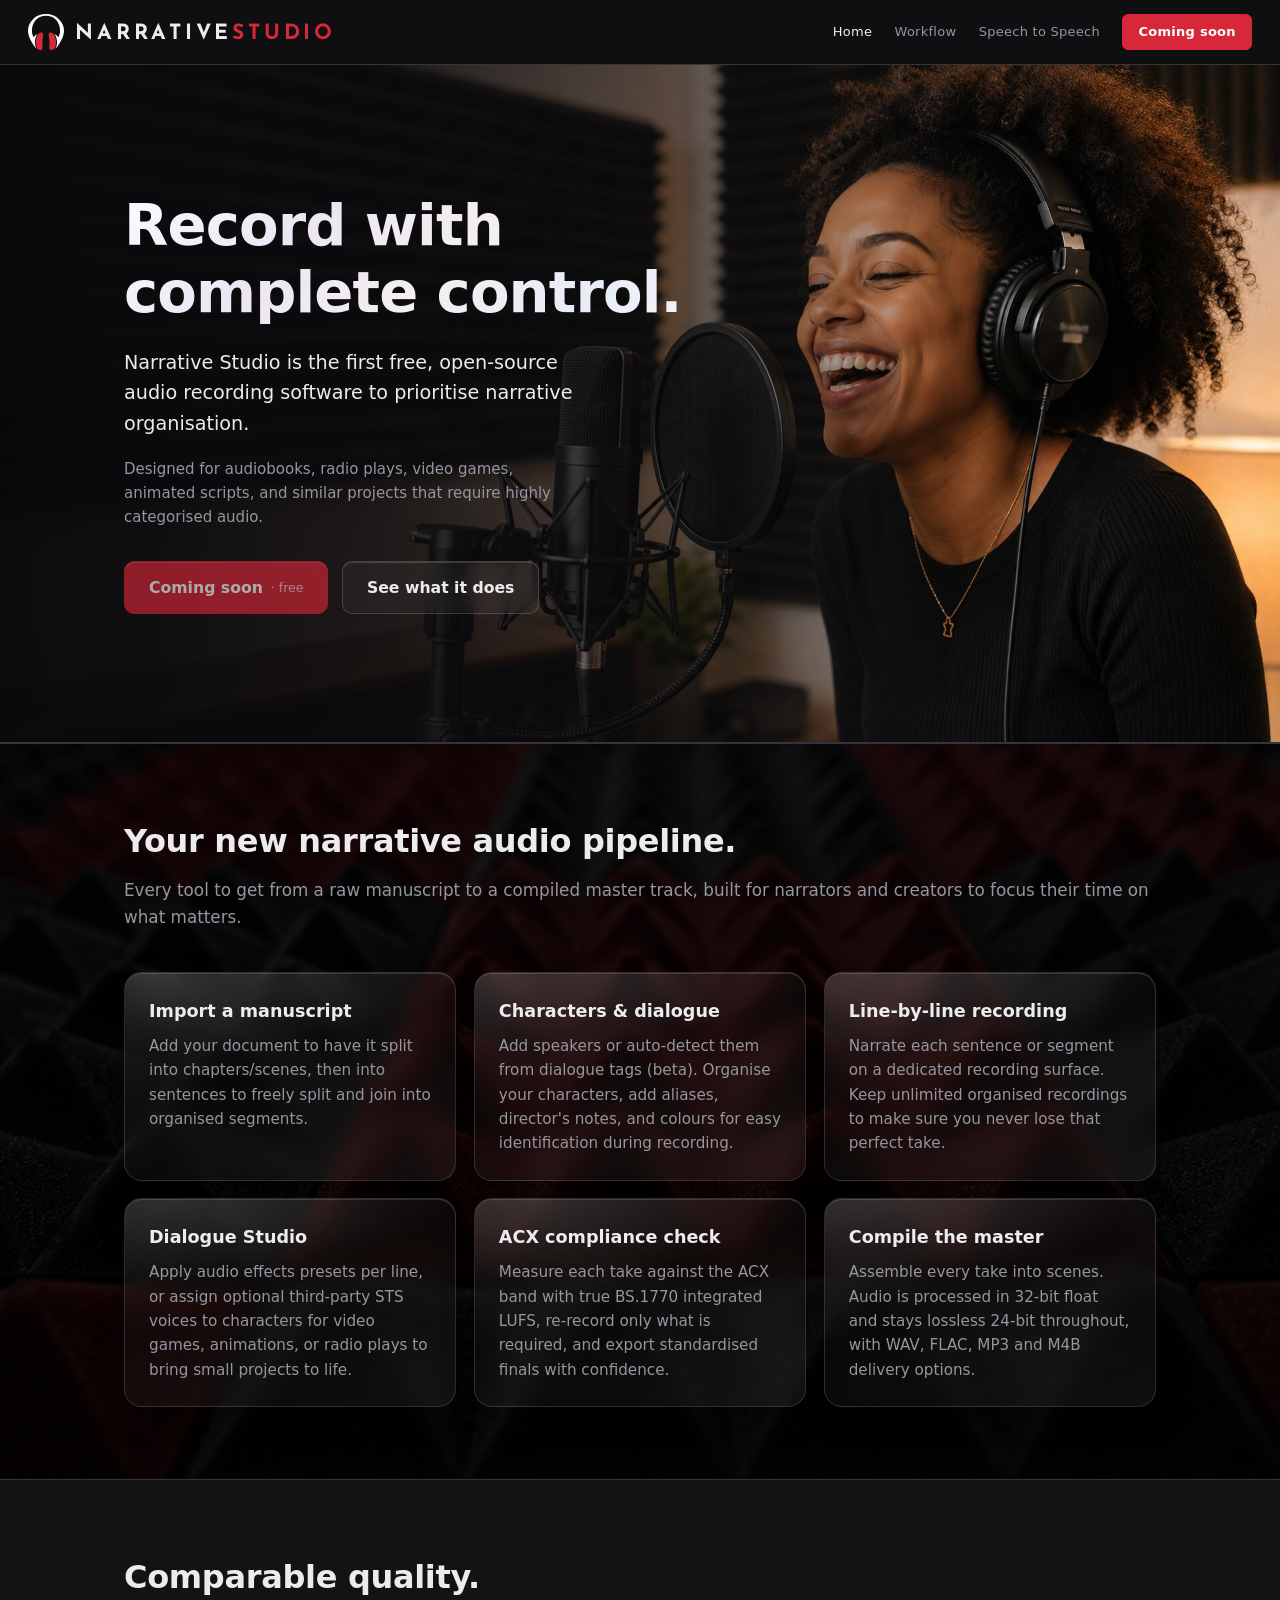
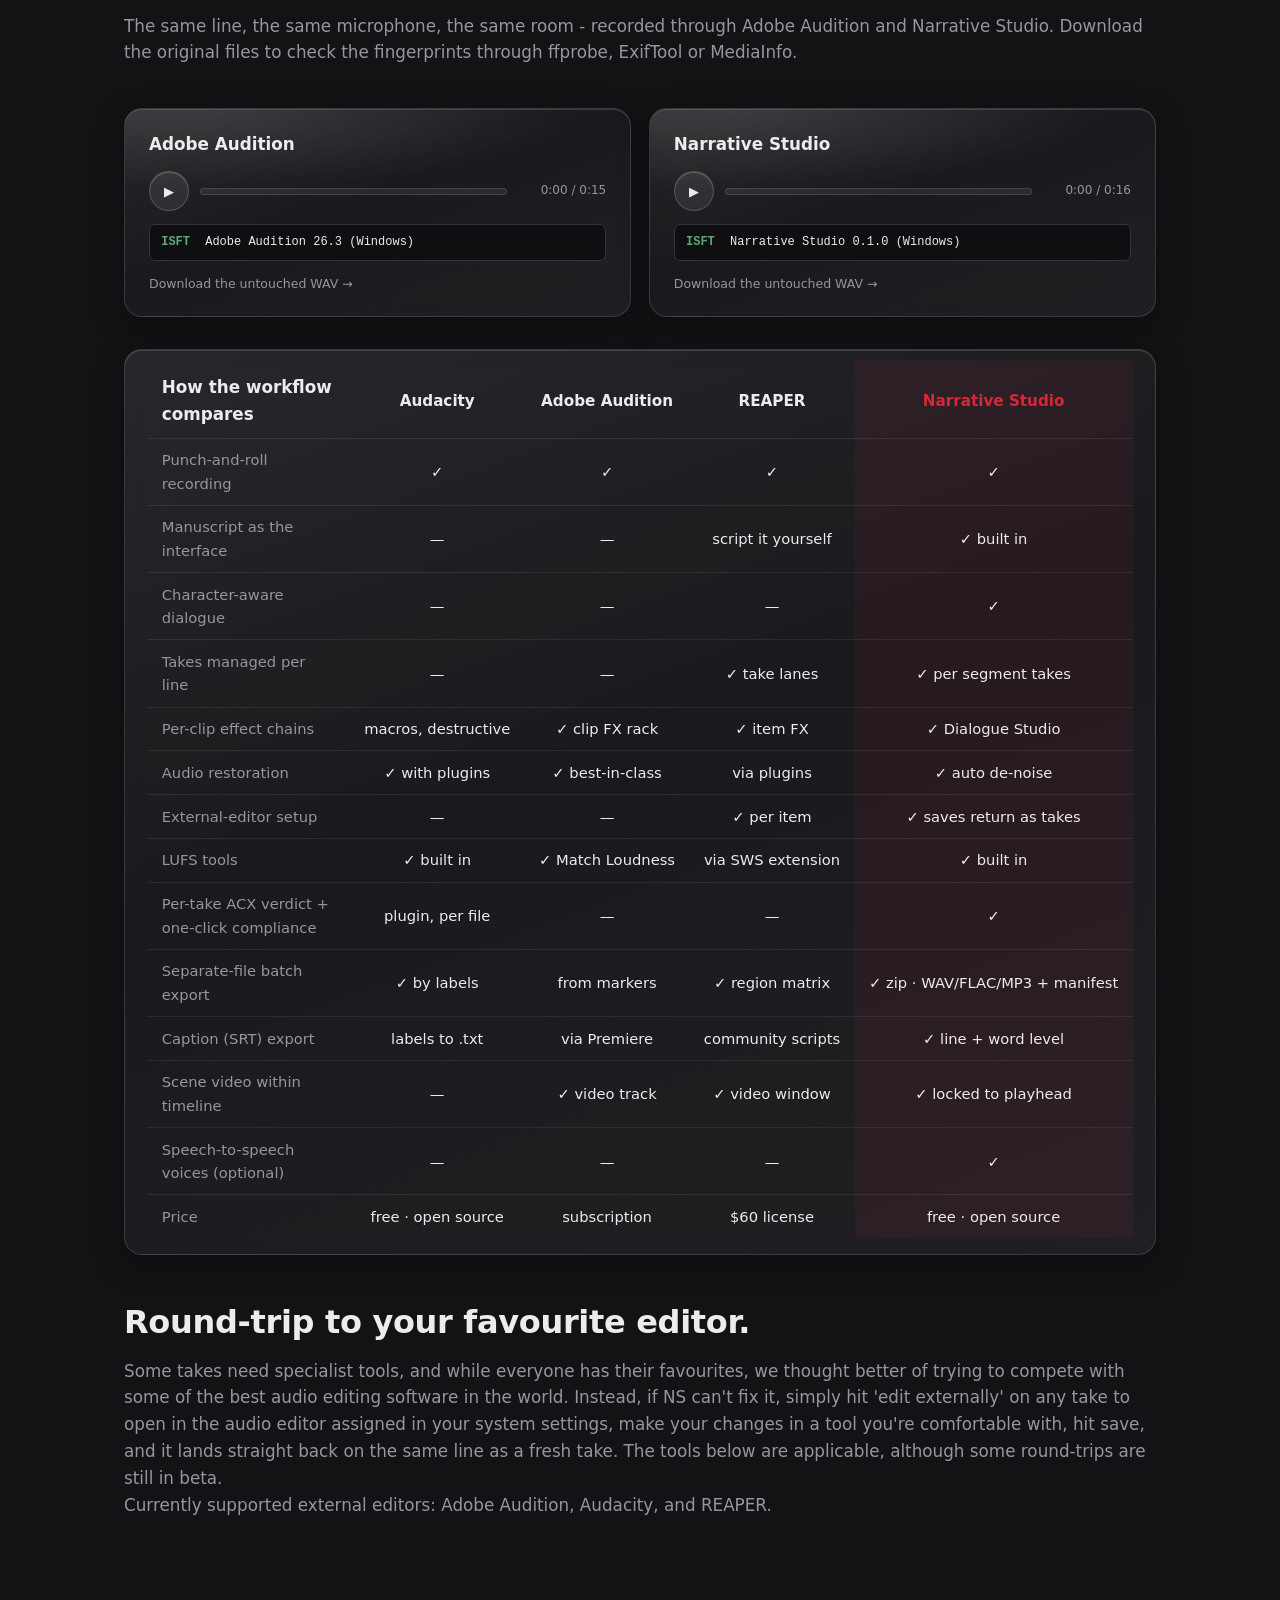
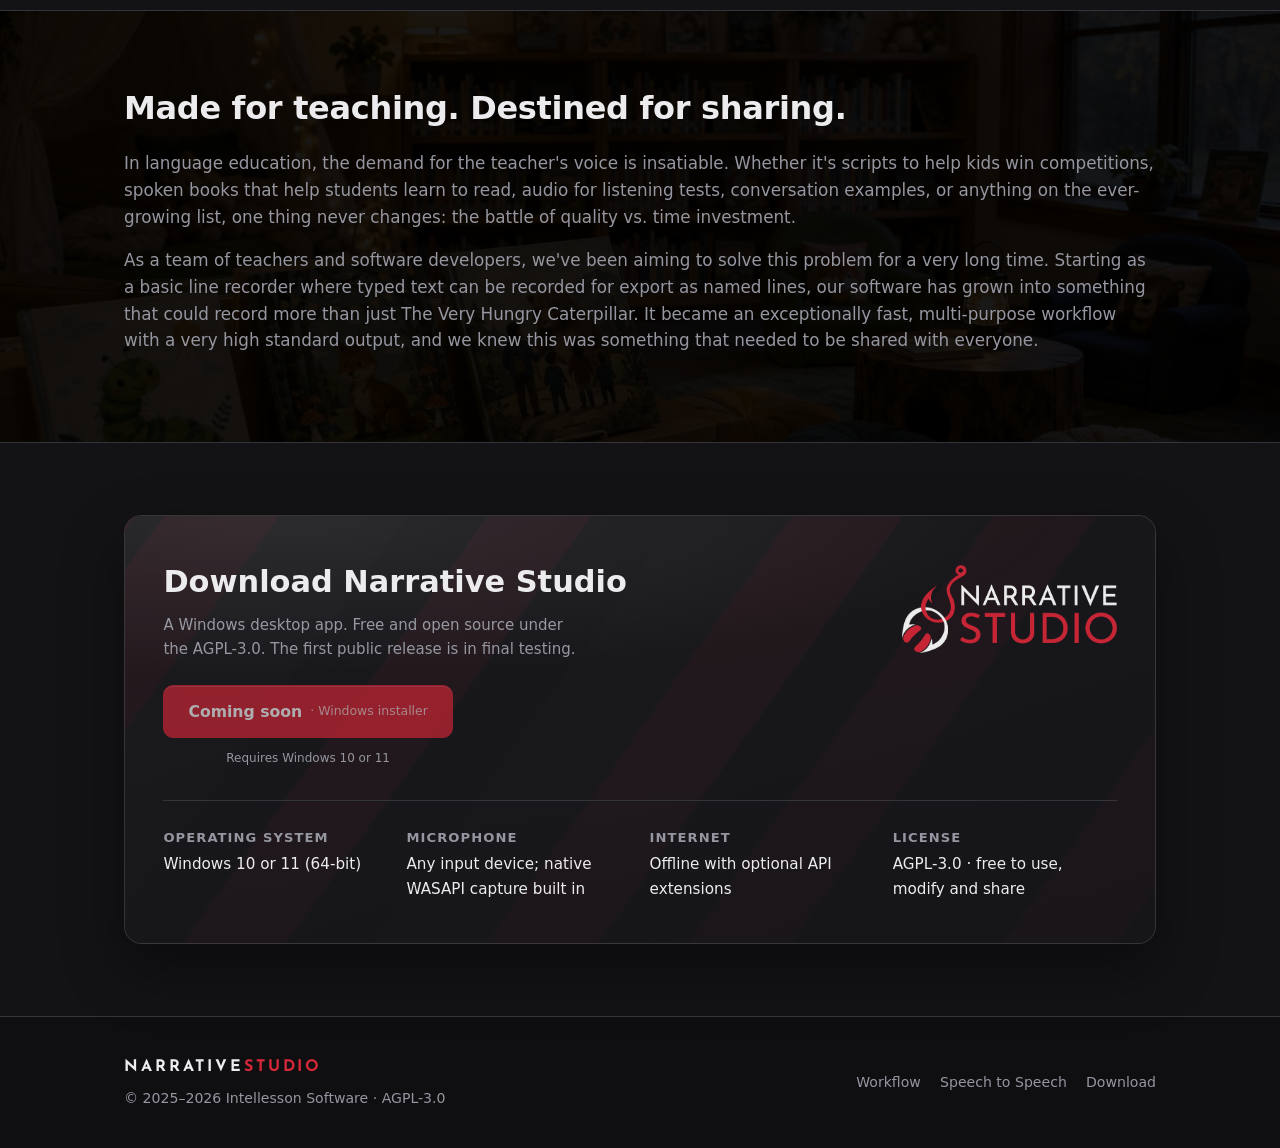
<file: index.html>
<!DOCTYPE html>
<html lang="en">
<head>
  <meta charset="UTF-8">
  <meta name="viewport" content="width=device-width, initial-scale=1.0">
  <title>Narrative Studio - Recordist Studio</title>
  <meta name="description" content="Narrative Studio is a free, open-source recording studio that puts the manuscript first: import a script, record line by line, dress the dialogue, check ACX compliance, and compile audiobooks, radio plays and game voice-over.">
  <meta property="og:title" content="Narrative Studio - Recordist Studio">
  <meta property="og:description" content="The free, open-source recording studio that puts the manuscript first - for audiobooks, radio plays, video games and animated scripts.">
  <meta property="og:type" content="website">
  <link rel="icon" type="image/x-icon" href="assets/favicon/favicon.ico">
  <link rel="icon" type="image/png" sizes="32x32" href="assets/favicon/favicon-32x32.png">
  <link rel="icon" type="image/png" sizes="16x16" href="assets/favicon/favicon-16x16.png">
  <link rel="apple-touch-icon" sizes="180x180" href="assets/favicon/apple-touch-icon.png">
  <link rel="stylesheet" href="styles.css">
</head>
<body class="home">

  <!-- top bar: injected by header.js (single source of truth for all pages) -->
  <script src="header.js"></script>

  <a id="top"></a>

  <!-- hero -->
  <section class="hero home-hero">
    <img class="hero-photo" src="assets/images/ah_image1ext.jpg" alt="A narrator recording into a studio microphone, smiling">
    <div class="wrap">
      <div class="hero-grid">
        <div class="hero-copy">
          <h1>Record with complete control.</h1>
          <p class="hero-lede">Narrative Studio is the first free, open-source audio recording software to prioritise narrative organisation.</p>
          <p class="hero-sub">Designed for audiobooks, radio plays, video games, animated scripts, and similar projects that require highly categorised audio.</p>
          <div class="hero-cta">
            <span class="btn primary soon">Coming soon <span class="sz">· free</span></span>
            <a class="btn ghost" href="workflow.html">See what it does</a>
          </div>
        </div>
      </div>
    </div>
  </section>

  <!-- features -->
  <section class="section" id="features">
    <div class="wrap">
      <div class="section-head">
        <h2>Your new narrative audio pipeline.</h2>
        <p>Every tool to get from a raw manuscript to a compiled master track, built for narrators and creators to focus their time on what matters.</p>
      </div>
      <div class="grid">
        <div class="card">
          <h3>Import a manuscript</h3>
          <p>Add your document to have it split into chapters/scenes, then into sentences to freely split and join into organised segments.</p>
        </div>
        <div class="card">
          <h3>Characters &amp; dialogue</h3>
          <p>Add speakers or auto-detect them from dialogue tags (beta). Organise your characters, add aliases, director's notes, and colours for easy identification during recording.</p>
        </div>
        <div class="card">
          <h3>Line-by-line recording</h3>
          <p>Narrate each sentence or segment on a dedicated recording surface. Keep unlimited organised recordings to make sure you never lose that perfect take.</p>
        </div>
        <div class="card">
          <h3>Dialogue Studio</h3>
          <p>Apply audio effects presets per line, or assign optional third-party STS voices to characters for video games, animations, or radio plays to bring small projects to life.</p>
        </div>
        <div class="card">
          <h3>ACX compliance check</h3>
          <p>Measure each take against the ACX band with true BS.1770 integrated LUFS, re-record only what is required, and export standardised finals with confidence.</p>
        </div>
        <div class="card">
          <h3>Compile the master</h3>
          <p>Assemble every take into scenes. Audio is processed in 32-bit float and stays lossless 24-bit throughout, with WAV, FLAC, MP3 and M4B delivery options.</p>
        </div>
      </div>
    </div>
  </section>

  <!-- listen & verify -->
  <section class="section" id="listen">
    <div class="wrap">
      <div class="section-head">
        <h2>Comparable quality.</h2>
        <p>The same line, the same microphone, the same room - recorded through Adobe Audition and Narrative Studio. Download the original files to check the fingerprints through ffprobe, ExifTool or MediaInfo.</p>
      </div>
      <div class="listen-grid">
        <div class="listen-card">
          <div class="listen-app">Adobe Audition</div>
          <div class="lp" data-src="assets/audioclips/beigehueAUDITION.wav">
            <button class="lp-play" aria-label="Play Adobe Audition sample">▶</button>
            <div class="lp-track"><div class="lp-fill"></div></div>
            <span class="lp-time">–:––</span>
          </div>
          <div class="listen-meta"><span class="lm-key">ISFT</span> Adobe Audition 26.3 (Windows)</div>
          <a class="listen-dl" href="assets/audioclips/beigehueAUDITION.wav" download>Download the untouched WAV →</a>
        </div>
        <div class="listen-card">
          <div class="listen-app">Narrative Studio</div>
          <div class="lp" data-src="assets/audioclips/beigehueNARRATIVESTUDIO.wav">
            <button class="lp-play" aria-label="Play Narrative Studio sample">▶</button>
            <div class="lp-track"><div class="lp-fill"></div></div>
            <span class="lp-time">–:––</span>
          </div>
          <div class="listen-meta"><span class="lm-key">ISFT</span> Narrative Studio 0.1.0 (Windows)</div>
          <a class="listen-dl" href="assets/audioclips/beigehueNARRATIVESTUDIO.wav" download>Download the untouched WAV →</a>
        </div>
      </div>

      <div class="vs-panel">
        <table class="vs-table">
          <thead>
            <tr>
              <th>How the workflow compares</th>
              <th>Audacity</th>
              <th>Adobe Audition</th>
              <th>REAPER</th>
              <th class="vs-us">Narrative Studio</th>
            </tr>
          </thead>
          <tbody>
            <tr><td>Punch-and-roll recording</td><td>✓</td><td>✓</td><td>✓</td><td class="vs-us">✓</td></tr>
            <tr><td>Manuscript as the interface</td><td>—</td><td>—</td><td>script it yourself</td><td class="vs-us">✓ built in</td></tr>
            <tr><td>Character-aware dialogue</td><td>—</td><td>—</td><td>—</td><td class="vs-us">✓</td></tr>
            <tr><td>Takes managed per line</td><td>—</td><td>—</td><td>✓ take lanes</td><td class="vs-us">✓ per segment takes</td></tr>
            <tr><td>Per-clip effect chains</td><td>macros, destructive</td><td>✓ clip FX rack</td><td>✓ item FX</td><td class="vs-us">✓ Dialogue Studio</td></tr>
            <tr><td>Audio restoration</td><td>✓ with plugins</td><td>✓ best-in-class</td><td>via plugins</td><td class="vs-us">✓ auto de-noise</td></tr>
            <tr><td>External-editor setup</td><td>—</td><td>—</td><td>✓ per item</td><td class="vs-us">✓ saves return as takes</td></tr>
            <tr><td>LUFS tools</td><td>✓ built in</td><td>✓ Match Loudness</td><td>via SWS extension</td><td class="vs-us">✓ built in</td></tr>
            <tr><td>Per-take ACX verdict + one-click compliance</td><td>plugin, per file</td><td>—</td><td>—</td><td class="vs-us">✓</td></tr>
            <tr><td>Separate-file batch export</td><td>✓ by labels</td><td>from markers</td><td>✓ region matrix</td><td class="vs-us">✓ zip · WAV/FLAC/MP3 + manifest</td></tr>
            <tr><td>Caption (SRT) export</td><td>labels to .txt</td><td>via Premiere</td><td>community scripts</td><td class="vs-us">✓ line + word level</td></tr>
            <tr><td>Scene video within timeline</td><td>—</td><td>✓ video track</td><td>✓ video window</td><td class="vs-us">✓ locked to playhead</td></tr>
            <tr><td>Speech-to-speech voices (optional)</td><td>—</td><td>—</td><td>—</td><td class="vs-us">✓</td></tr>
            <tr><td>Price</td><td>free · open source</td><td>subscription</td><td>$60 license</td><td class="vs-us">free · open source</td></tr>
          </tbody>
        </table>
      </div>

      <div class="roundtrip">
        <div class="section-head">
          <h2>Round-trip to your favourite editor.</h2>
          <p>Some takes need specialist tools, and while everyone has their favourites, we thought better of trying to compete with some of the best audio editing software in the world. Instead, if NS can't fix it, simply hit 'edit externally' on any take to open in the audio editor assigned in your system settings, make your changes in a tool you're comfortable with, hit save, and it lands straight back on the same line as a fresh take. The tools below are applicable, although some round-trips are still in beta.</p>
          <p>Currently supported external editors: Adobe Audition, Audacity, and REAPER.</p>
        </div>
      </div>
    </div>
  </section>

  <!-- open source -->
  <section class="section" id="open-source">
    <div class="wrap">
      <div class="os-grid">
        <div class="os-story">
          <h2>Made for teaching. Destined for sharing.</h2>
          <p>In language education, the demand for the teacher's voice is insatiable. Whether it's scripts to help kids win competitions, spoken books that help students learn to read, audio for listening tests, conversation examples, or anything on the ever-growing list, one thing never changes: the battle of quality vs. time investment.</p>
          <p>As a team of teachers and software developers, we've been aiming to solve this problem for a very long time. Starting as a basic line recorder where typed text can be recorded for export as named lines, our software has grown into something that could record more than just The Very Hungry Caterpillar. It became an exceptionally fast, multi-purpose workflow with a very high standard output, and we knew this was something that needed to be shared with everyone.</p>
        </div>
      </div>
    </div>
  </section>

  <!-- download -->
  <section class="section" id="download">
    <div class="wrap">
      <div class="download-panel">
        <div class="download-top">
          <div>
            <h2>Download Narrative Studio</h2>
            <p>A Windows desktop app. Free and open source under the AGPL-3.0. The first public release is in final testing.</p>
          </div>
          <img class="dl-logo" src="assets/logo/AHfullogo.png" alt="" aria-hidden="true">
          <div class="dl-actions">
            <span class="btn primary soon" id="dl-installer">Coming soon <span class="sz">· Windows installer</span></span>
            <div class="dl-meta">Requires Windows 10 or 11</div>
          </div>
        </div>

        <div class="req">
          <div>
            <h4>Operating system</h4>
            <p>Windows 10 or 11 (64-bit)</p>
          </div>
          <div>
            <h4>Microphone</h4>
            <p>Any input device; native WASAPI capture built in</p>
          </div>
          <div>
            <h4>Internet</h4>
            <p>Offline with optional API extensions</p>
          </div>
          <div>
            <h4>License</h4>
            <p>AGPL-3.0 · free to use, modify and share</p>
          </div>
        </div>
      </div>
    </div>
  </section>

  <!-- footer -->
  <footer class="footer">
    <div class="wrap footer-row">
      <div>
        <a class="logo" href="#top" style="font-size:16px;">
          <span><span class="lg-audio">NARRATIVE</span><span class="lg-hook">STUDIO</span></span>
        </a>
        <div style="margin-top:0.4rem;">&copy; 2025–2026 Intellesson Software · AGPL-3.0</div>
      </div>
      <div class="foot-links">
        <a href="workflow.html">Workflow</a>
        <a href="speech-to-speech.html">Speech to Speech</a>
        <a href="#download">Download</a>
      </div>
    </div>
  </footer>

  <script src="listen.js" defer></script>
</body>
</html>
</file>
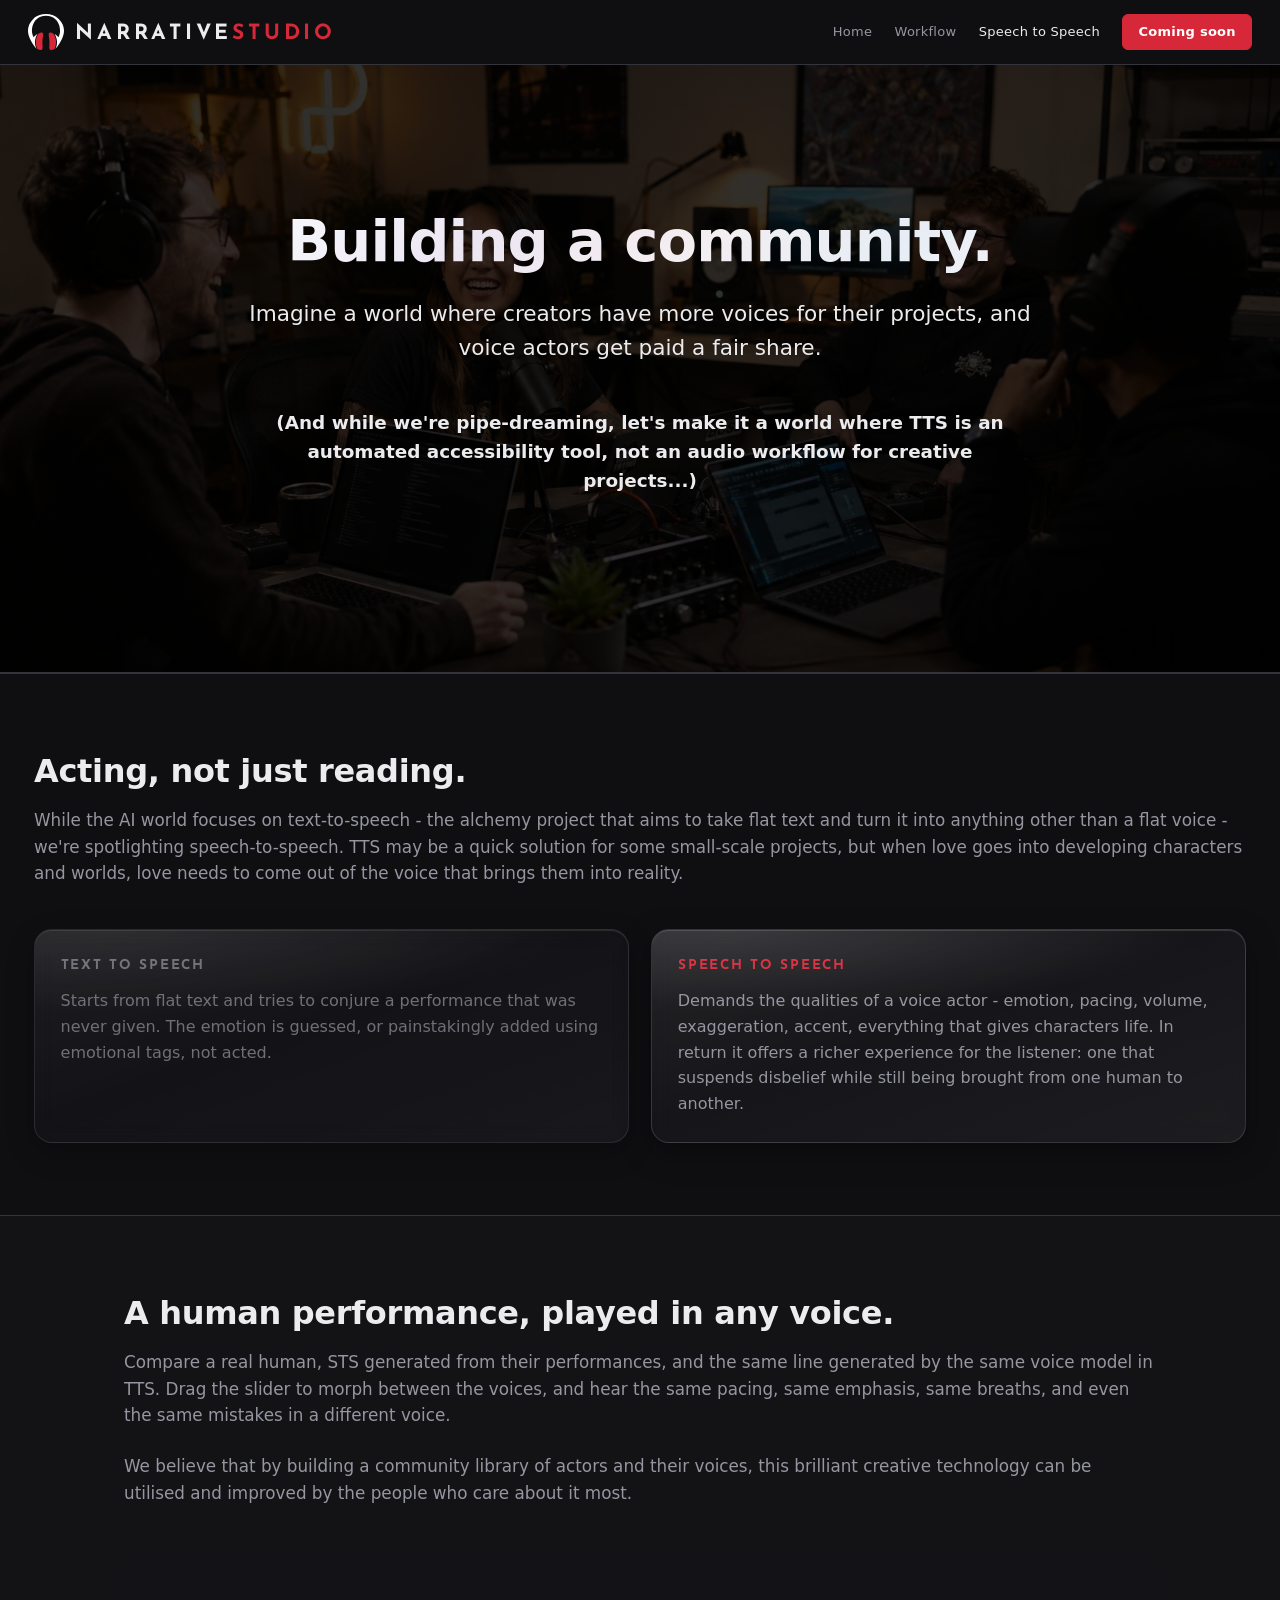
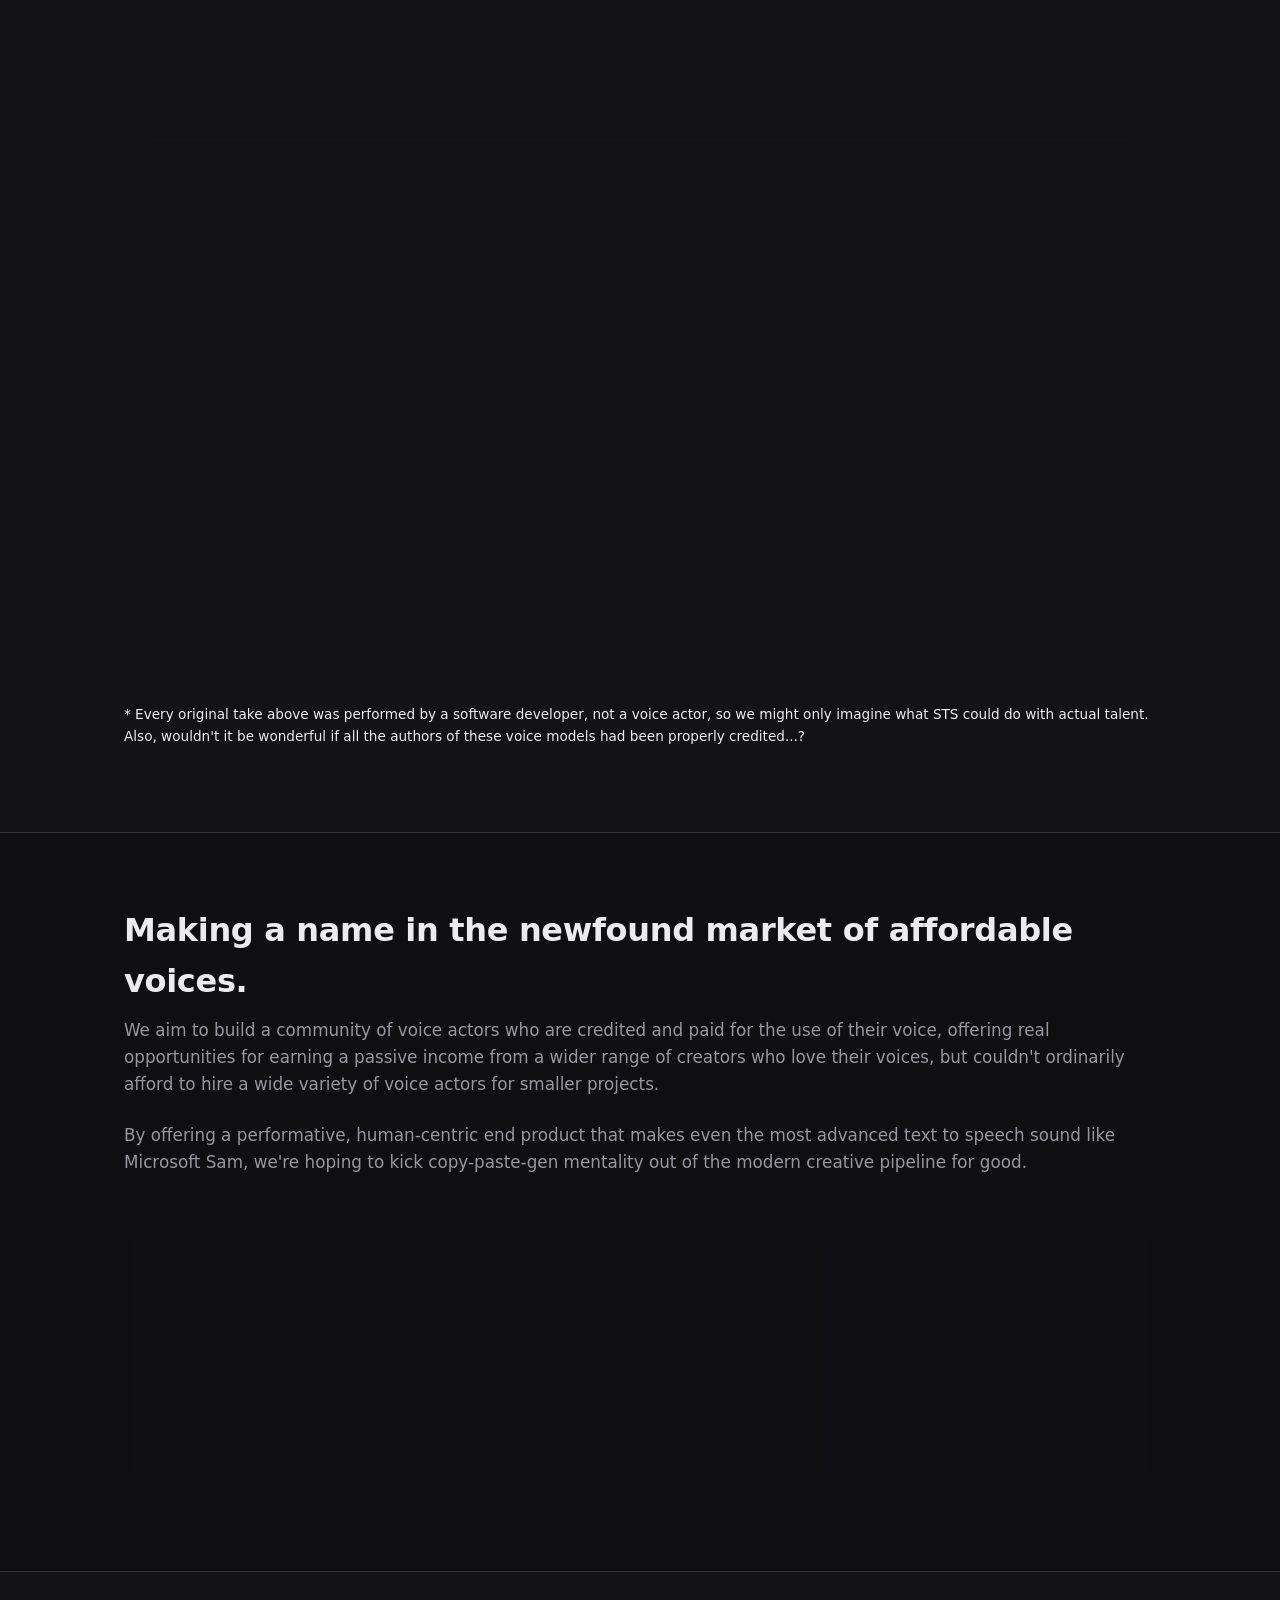
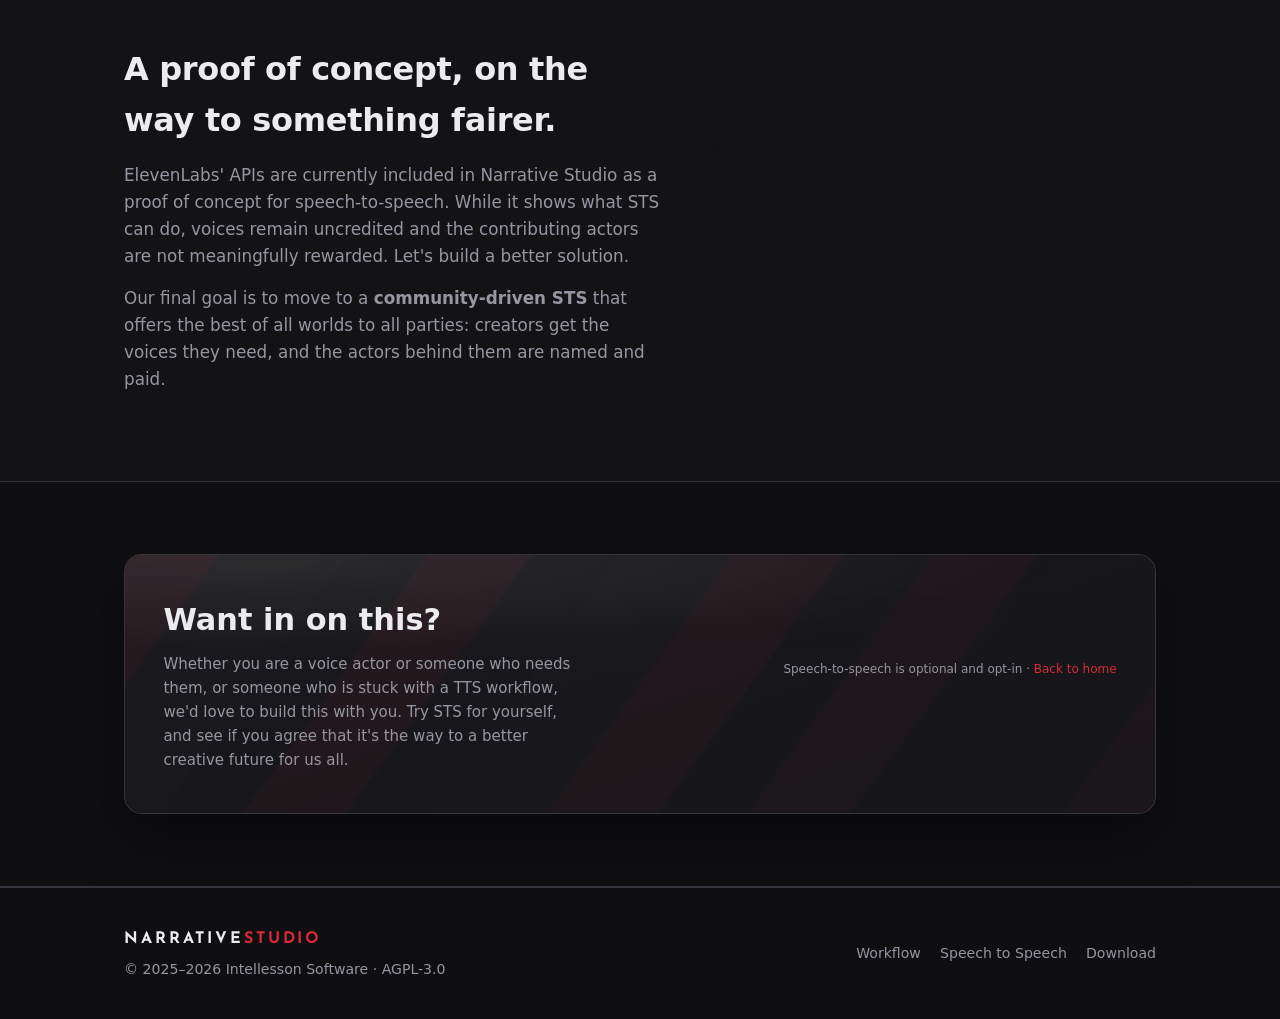
<file: speech-to-speech.html>
<!DOCTYPE html>
<html lang="en">
<head>
  <meta charset="UTF-8">
  <meta name="viewport" content="width=device-width, initial-scale=1.0">
  <title>Speech to Speech — Narrative Studio</title>
  <meta name="description" content="A world where creators have more voices for their projects, and voice actors get paid a fair share. Narrative Studio is building a community around speech-to-speech: real acting, fairly credited and rewarded.">
  <meta property="og:title" content="Speech to Speech — Narrative Studio">
  <meta property="og:description" content="Building a community of voice actors who are credited and paid for the use of their voice.">
  <meta property="og:type" content="website">
  <link rel="icon" type="image/x-icon" href="assets/favicon/favicon.ico">
  <link rel="icon" type="image/png" sizes="32x32" href="assets/favicon/favicon-32x32.png">
  <link rel="icon" type="image/png" sizes="16x16" href="assets/favicon/favicon-16x16.png">
  <link rel="apple-touch-icon" sizes="180x180" href="assets/favicon/apple-touch-icon.png">
  <link rel="stylesheet" href="styles.css">
</head>
<body>

  <!-- top bar: injected by header.js (single source of truth for all pages) -->
  <script src="header.js"></script>

  <a id="top"></a>

  <!-- hero -->
  <section class="hero sts-photo-hero">
    <div class="wrap">
      <div class="sts-hero">
        <h1>Building a community.</h1>
        <p class="hero-lede">Imagine a world where creators have more voices for their projects, and voice actors get paid a fair share.</p>
        <br>
        <p class="hero-sub">(And while we're pipe-dreaming, let's make it a world where TTS is an automated accessibility tool, not an audio workflow for creative projects...)</p>
      </div>
    </div>
  </section>

  <!-- TTS vs STS -->
  <section class="section" id="why-sts">
    <div class="wrap">
      <div class="section-head">
        <h2>Acting, not just reading.</h2>
        <p>While the AI world focuses on text-to-speech - the alchemy project that aims to take flat text and turn it into anything other than a flat voice - we're spotlighting speech-to-speech. TTS may be a quick solution for some small-scale projects, but when love goes into developing characters and worlds, love needs to come out of the voice that brings them into reality.</p>
      </div>
      <div class="compare">
        <div class="compare-col dim">
          <div class="compare-tag">Text to Speech</div>
          <p>Starts from flat text and tries to conjure a performance that was never given. The emotion is guessed, or painstakingly added using emotional tags, not acted.</p>
        </div>
        <div class="compare-col">
          <div class="compare-tag accent">Speech to Speech</div>
          <p>Demands the qualities of a voice actor - emotion, pacing, volume, exaggeration, accent, everything that gives characters life. In return it offers a richer experience for the listener: one that suspends disbelief while still being brought from one human to another.</p>
        </div>
      </div>
    </div>
  </section>

  <!-- hear the potential -->
  <section class="section" id="sts-demo">
    <div class="wrap">
      <div class="section-head">
        <h2>A human performance, played in any voice.</h2>
        <p>Compare a real human, STS generated from their performances, and the same line generated by the same voice model in TTS. Drag the slider to morph between the voices, and hear the same pacing, same emphasis, same breaths, and even the same mistakes in a different voice.</p>
        <br>
        <p>We believe that by building a community library of actors and their voices, this brilliant creative technology can be utilised and improved by the people who care about it most.</p>
      </div>

      <div class="sts-cards">
        <div class="sts-card" data-orig="assets/audioclips/sts/gandalf-orig.mp3" data-sts="assets/audioclips/sts/gandalf-sts.mp3" data-tts="assets/audioclips/sts/gandalf-tts.mp3">
          <div class="sts-avatar"><img src="assets/images/sts/gandalf-av.jpg" alt="Gandalf character avatar"></div>
          <div class="sts-body">
            <div class="sts-name">Gandalf <span class="sts-from">The Fellowship of the Ring</span></div>
            <div class="sts-voice" title="Matthew Schmitz - Ancient Sage Dragon Wizard">Voice model: Matthew Schmitz - Ancient Sage Dragon Wizard</div>
            <div class="sts-duel">
              <div class="sts-half">
                <div class="sts-half-label">Human performance</div>
                <div class="sts-morph">
                  <button class="sp-play" aria-label="Play the Gandalf performance comparison">▶</button>
                  <button class="sp-stop" aria-label="Stop" disabled>⏹</button>
                  <div class="cmpr" style="--x:50%">
                    <div class="cmpr-pane cmpr-orig"><span>original</span></div>
                    <div class="cmpr-pane cmpr-char"><span>STS</span></div>
                    <div class="cmpr-line" aria-hidden="true"><span class="cmpr-grip">◂▸</span></div>
                    <input type="range" class="sp-mix" min="0" max="100" value="50" aria-label="Compare: drag between the original recording (left) and the character voice (right)">
                  </div>
                  <span class="sp-time">–:––</span>
                </div>
              </div>
              <div class="sts-half">
                <div class="sts-half-label">TTS</div>
                <div class="sts-ttsrow">
                  <button class="tp-play" aria-label="Play the TTS version">▶</button>
                  <button class="tp-stop" aria-label="Stop TTS" disabled>⏹</button>
                  <div class="tp-track"><div class="tp-fill"></div></div>
                  <span class="tp-time">–:––</span>
                </div>
              </div>
            </div>
          </div>
        </div>

        <div class="sts-card" data-orig="assets/audioclips/sts/heathcliff-orig.mp3" data-sts="assets/audioclips/sts/heathcliff-sts.mp3" data-tts="assets/audioclips/sts/heathcliff-tts.mp3">
          <div class="sts-avatar"><img src="assets/images/sts/heathcliff-av.jpg" alt="Heathcliff character avatar"></div>
          <div class="sts-body">
            <div class="sts-name">Heathcliff <span class="sts-from">Wuthering Heights</span></div>
            <div class="sts-voice" title="Andy - British, calm, warm &amp; kind">Voice model: Andy - British, calm, warm &amp; kind</div>
            <div class="sts-duel">
              <div class="sts-half">
                <div class="sts-half-label">Human performance</div>
                <div class="sts-morph">
                  <button class="sp-play" aria-label="Play the Heathcliff performance comparison">▶</button>
                  <button class="sp-stop" aria-label="Stop" disabled>⏹</button>
                  <div class="cmpr" style="--x:50%">
                    <div class="cmpr-pane cmpr-orig"><span>original</span></div>
                    <div class="cmpr-pane cmpr-char"><span>STS</span></div>
                    <div class="cmpr-line" aria-hidden="true"><span class="cmpr-grip">◂▸</span></div>
                    <input type="range" class="sp-mix" min="0" max="100" value="50" aria-label="Compare: drag between the original recording (left) and the character voice (right)">
                  </div>
                  <span class="sp-time">–:––</span>
                </div>
              </div>
              <div class="sts-half">
                <div class="sts-half-label">TTS</div>
                <div class="sts-ttsrow">
                  <button class="tp-play" aria-label="Play the TTS version">▶</button>
                  <button class="tp-stop" aria-label="Stop TTS" disabled>⏹</button>
                  <div class="tp-track"><div class="tp-fill"></div></div>
                  <span class="tp-time">–:––</span>
                </div>
              </div>
            </div>
          </div>
        </div>

        <div class="sts-card" data-orig="assets/audioclips/sts/havisham-orig.mp3" data-sts="assets/audioclips/sts/havisham-sts.mp3" data-tts="assets/audioclips/sts/havisham-tts.mp3">
          <div class="sts-avatar"><img src="assets/images/sts/havisham-av.jpg" alt="Miss Havisham character avatar"></div>
          <div class="sts-body">
            <div class="sts-name">Miss Havisham <span class="sts-from">Great Expectations</span></div>
            <div class="sts-voice" title="Jane - Professional Audiobook Reader">Voice model: Jane - Professional Audiobook Reader</div>
            <div class="sts-duel">
              <div class="sts-half">
                <div class="sts-half-label">Human performance</div>
                <div class="sts-morph">
                  <button class="sp-play" aria-label="Play the Miss Havisham performance comparison">▶</button>
                  <button class="sp-stop" aria-label="Stop" disabled>⏹</button>
                  <div class="cmpr" style="--x:50%">
                    <div class="cmpr-pane cmpr-orig"><span>original</span></div>
                    <div class="cmpr-pane cmpr-char"><span>STS</span></div>
                    <div class="cmpr-line" aria-hidden="true"><span class="cmpr-grip">◂▸</span></div>
                    <input type="range" class="sp-mix" min="0" max="100" value="50" aria-label="Compare: drag between the original recording (left) and the character voice (right)">
                  </div>
                  <span class="sp-time">–:––</span>
                </div>
              </div>
              <div class="sts-half">
                <div class="sts-half-label">TTS</div>
                <div class="sts-ttsrow">
                  <button class="tp-play" aria-label="Play the TTS version">▶</button>
                  <button class="tp-stop" aria-label="Stop TTS" disabled>⏹</button>
                  <div class="tp-track"><div class="tp-fill"></div></div>
                  <span class="tp-time">–:––</span>
                </div>
              </div>
            </div>
          </div>
        </div>

        <div class="sts-card" data-orig="assets/audioclips/sts/jaime-orig.mp3" data-sts="assets/audioclips/sts/jaime-sts.mp3" data-tts="assets/audioclips/sts/jaime-tts.mp3">
          <div class="sts-avatar"><img src="assets/images/sts/jaime-av.jpg" alt="Jaime character avatar"></div>
          <div class="sts-body">
            <div class="sts-name">Jaime <span class="sts-from">A Clash of Kings / A Storm of Swords</span></div>
            <div class="sts-voice" title="Talkative Joe: Lively British RP Male Voice for Engaging Conversations">Voice model: Talkative Joe: Lively British RP Male Voice for Engaging Conversations</div>
            <div class="sts-duel">
              <div class="sts-half">
                <div class="sts-half-label">Human performance</div>
                <div class="sts-morph">
                  <button class="sp-play" aria-label="Play the Jaime performance comparison">▶</button>
                  <button class="sp-stop" aria-label="Stop" disabled>⏹</button>
                  <div class="cmpr" style="--x:50%">
                    <div class="cmpr-pane cmpr-orig"><span>original</span></div>
                    <div class="cmpr-pane cmpr-char"><span>STS</span></div>
                    <div class="cmpr-line" aria-hidden="true"><span class="cmpr-grip">◂▸</span></div>
                    <input type="range" class="sp-mix" min="0" max="100" value="50" aria-label="Compare: drag between the original recording (left) and the character voice (right)">
                  </div>
                  <span class="sp-time">–:––</span>
                </div>
              </div>
              <div class="sts-half">
                <div class="sts-half-label">TTS</div>
                <div class="sts-ttsrow">
                  <button class="tp-play" aria-label="Play the TTS version">▶</button>
                  <button class="tp-stop" aria-label="Stop TTS" disabled>⏹</button>
                  <div class="tp-track"><div class="tp-fill"></div></div>
                  <span class="tp-time">–:––</span>
                </div>
              </div>
            </div>
          </div>
        </div>
      </div>
      <br>
      <p class="sts-disclaimer">* Every original take above was performed by a software developer, not a voice actor, so we might only imagine what STS could do with actual talent. Also, wouldn't it be wonderful if all the authors of these voice models had been properly credited...?</p>
    </div>
  </section>

  <!-- for voice actors -->
  <section class="section" id="for-actors">
    <div class="wrap">
      <div class="section-head">
        <h2>Making a name in the newfound market of affordable voices.</h2>
        <p>We aim to build a community of voice actors who are credited and paid for the use of their voice, offering real opportunities for earning a passive income from a wider range of creators who love their voices, but couldn't ordinarily afford to hire a wide variety of voice actors for smaller projects.</p>
        <br>
        <p>By offering a performative, human-centric end product that makes even the most advanced text to speech sound like Microsoft Sam, we're hoping to kick copy-paste-gen mentality out of the modern creative pipeline for good.</p>
      </div>
      <div class="grid">
        <div class="card">
          <h3>Credited &amp; paid</h3>
          <p>Every voice carries its actor's name, and every use rewards them. No uncredited, underpaid voices going stale in a library while offering no exposure to the actors that put hours into perfecting the training models.</p>
        </div>
        <div class="card">
          <h3>Passive income</h3>
          <p>Get your voice out there, then keep earning as creators make your tone, timbre and tenor a part of their character. Be ready for specialist projects as you become a credited voice that can be contacted for studio work where STS doesn't cut it.</p>
        </div>
        <div class="card">
          <h3>Beyond your pitch</h3>
          <p>Use your acting talent free of the restriction of your vocal pitch or style - act out more than a single character off the back of your spoken personality, and make your talent more desirable in the modern market.</p>
        </div>
      </div>
    </div>
  </section>

  <!-- where we are now -->
  <section class="section" id="today">
    <div class="wrap">
      <div class="os-grid">
        <div class="os-story">
          <h2>A proof of concept, on the way to something fairer.</h2>
          <p>ElevenLabs' APIs are currently included in Narrative Studio as a proof of concept for speech-to-speech. While it shows what STS can do, voices remain uncredited and the contributing actors are not meaningfully rewarded. Let's build a better solution.</p>
          <p>Our final goal is to move to a <b>community-driven STS</b> that offers the best of all worlds to all parties: creators get the voices they need, and the actors behind them are named and paid.</p>
        </div>
        <div class="os-why">
          <div class="os-reason">
            <div>
              <h3>Today · ElevenLabs</h3>
              <p>Optional third-party STS, wired in to prove the workflow.</p>
            </div>
          </div>
          <div class="os-reason">
            <div>
              <h3>Next · a community model</h3>
              <p>A voice library built with real actors to make their talent known to a broad audience that might otherwise never hear of them.</p>
            </div>
          </div>
        </div>
      </div>
    </div>
  </section>

  <!-- CTA -->
  <section class="section" id="join">
    <div class="wrap">
      <div class="download-panel">
        <div class="download-top">
          <div>
            <h2>Want in on this?</h2>
            <p>Whether you are a voice actor or someone who needs them, or someone who is stuck with a TTS workflow, we'd love to build this with you. Try STS for yourself, and see if you agree that it's the way to a better creative future for us all.</p>
          </div>
          <div class="dl-actions">
            <span class="btn primary soon">Coming soon <span class="sz">· free</span></span>
            <div class="dl-meta">Speech-to-speech is optional and opt-in · <a href="index.html">Back to home</a></div>
          </div>
        </div>
      </div>
    </div>
  </section>

  <!-- footer -->
  <footer class="footer">
    <div class="wrap footer-row">
      <div>
        <a class="logo" href="index.html" style="font-size:16px;">
          <span><span class="lg-audio">NARRATIVE</span><span class="lg-hook">STUDIO</span></span>
        </a>
        <div style="margin-top:0.4rem;">&copy; 2025–2026 Intellesson Software · AGPL-3.0</div>
      </div>
      <div class="foot-links">
        <a href="workflow.html">Workflow</a>
        <a href="speech-to-speech.html">Speech to Speech</a>
        <a href="index.html#download">Download</a>
      </div>
    </div>
  </footer>

  <script src="sts-player.js" defer></script>
</body>
</html>
</file>
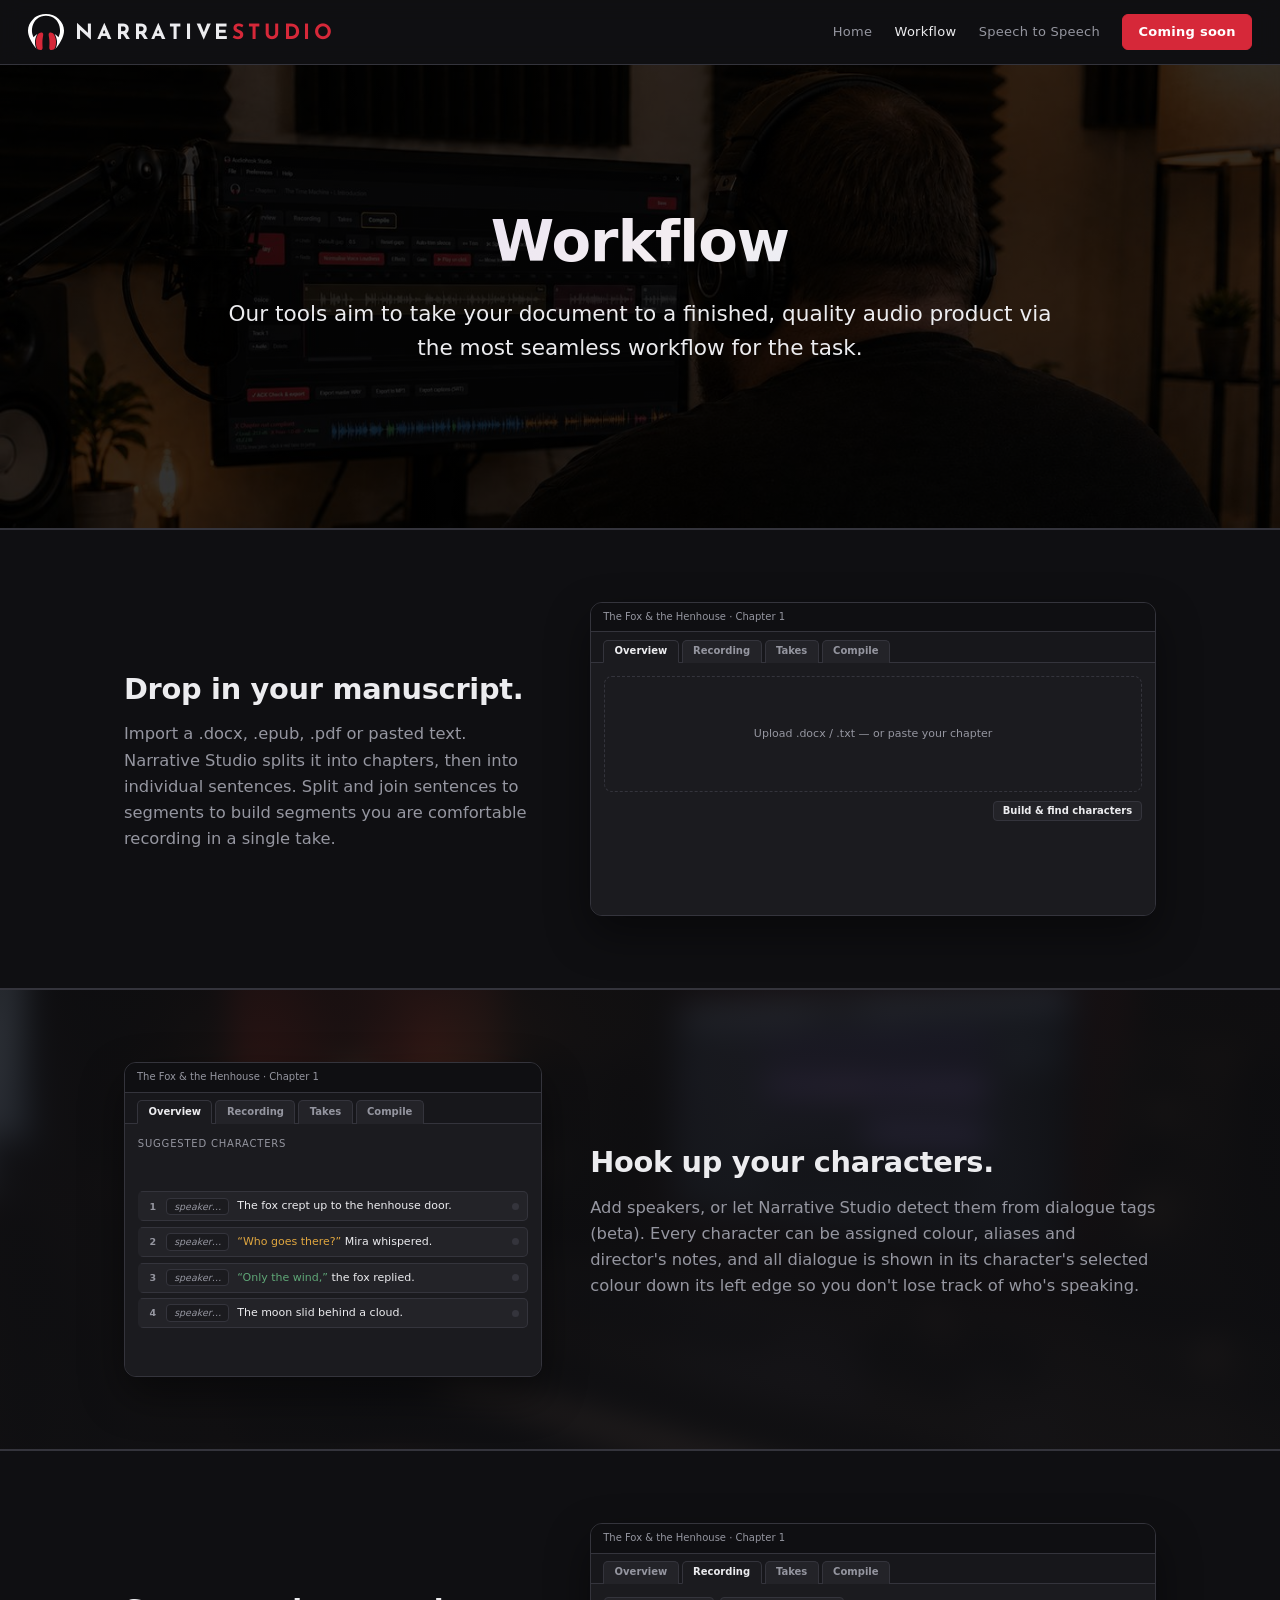
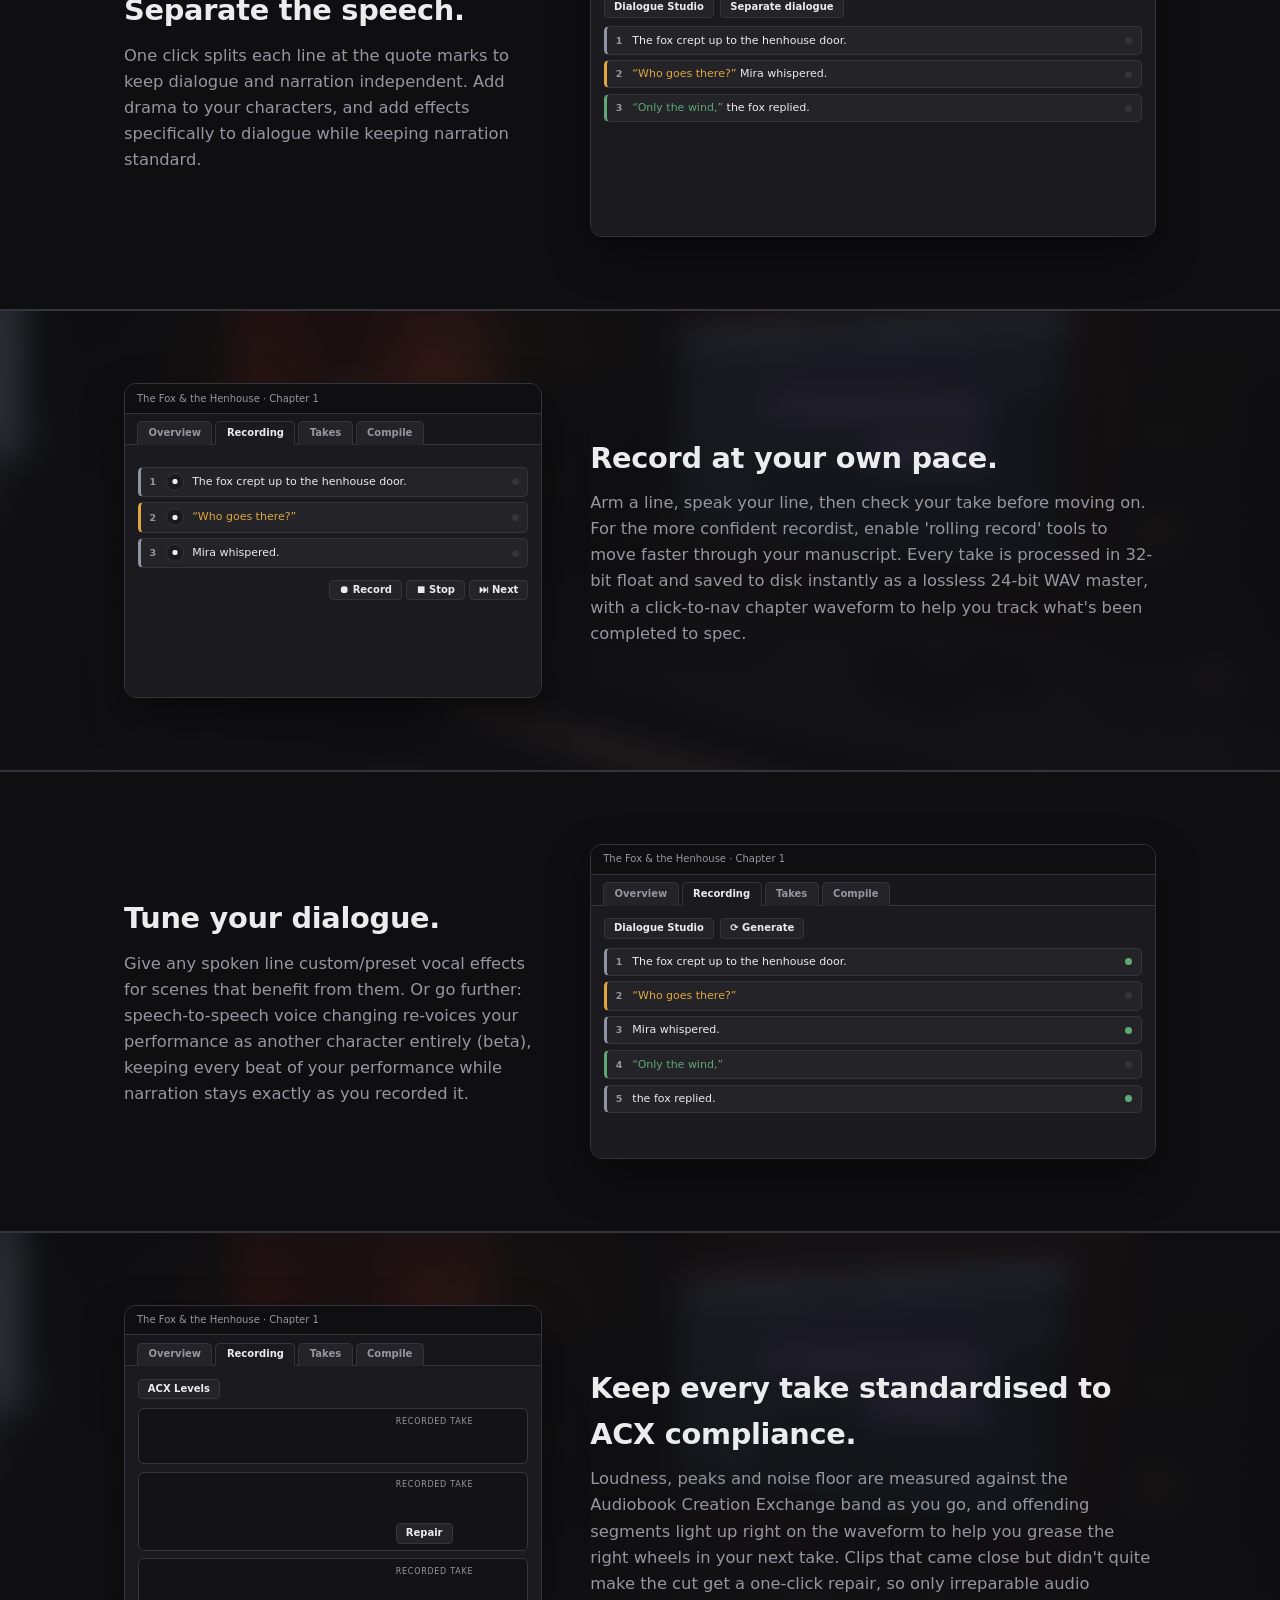
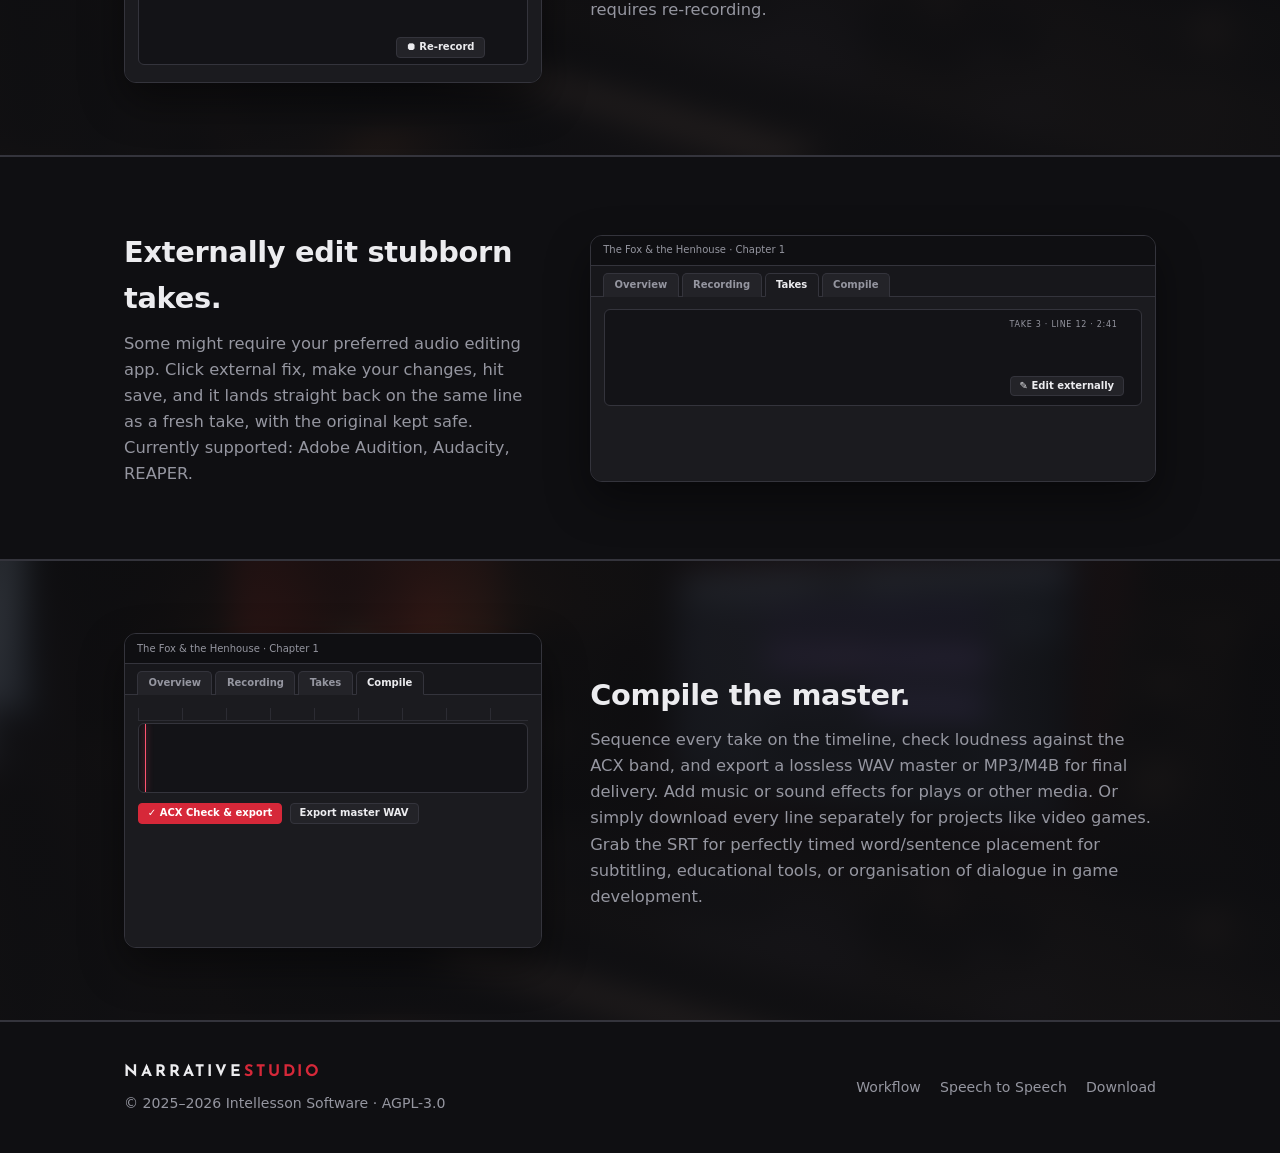
<file: workflow.html>
<!DOCTYPE html>
<html lang="en">
<head>
  <meta charset="UTF-8">
  <meta name="viewport" content="width=device-width, initial-scale=1.0">
  <title>Workflow — Narrative Studio</title>
  <meta name="description" content="How a manuscript becomes a finished recording in Narrative Studio: import, characters, line-by-line recording, Dialogue Studio, and compile.">
  <meta property="og:title" content="Workflow — Narrative Studio">
  <meta property="og:description" content="How a manuscript becomes a finished recording in Narrative Studio: import, characters, line-by-line recording, Dialogue Studio, and compile.">
  <meta property="og:type" content="website">
  <link rel="icon" type="image/x-icon" href="assets/favicon/favicon.ico">
  <link rel="icon" type="image/png" sizes="32x32" href="assets/favicon/favicon-32x32.png">
  <link rel="icon" type="image/png" sizes="16x16" href="assets/favicon/favicon-16x16.png">
  <link rel="apple-touch-icon" sizes="180x180" href="assets/favicon/apple-touch-icon.png">
  <link rel="stylesheet" href="styles.css">
  <link rel="stylesheet" href="demo.css">
</head>
<body>

  <!-- top bar: injected by header.js (single source of truth for all pages) -->
  <script src="header.js"></script>

  <a id="top"></a>

  <!-- hero -->
  <section class="hero wf-hero">
    <div class="wrap">
      <div class="sts-hero">
        <h1>Workflow</h1>
        <p class="hero-lede">Our tools aim to take your document to a finished, quality audio product via the most seamless workflow for the task.</p>
      </div>
    </div>
  </section>

  <!-- 1 · import -->
  <section class="section wf-section" id="import">
    <div class="wrap">
      <div class="wf-copy">
        <h2>Drop in your manuscript.</h2>
        <p>Import a .docx, .epub, .pdf or pasted text. Narrative Studio splits it into chapters, then into individual sentences. Split and join sentences to segments to build segments you are comfortable recording in a single take.</p>
      </div>
      <div class="demo-window" data-demo="import" aria-hidden="true">
        <div class="dw-bar"><span class="dw-crumb">The Fox &amp; the Henhouse · Chapter 1</span></div>
        <div class="dw-tabs"><span class="dw-tab active">Overview</span><span class="dw-tab">Recording</span><span class="dw-tab">Takes</span><span class="dw-tab">Compile</span></div>
        <div class="dw-body">
          <div class="dw-file">the-fox-and-the-henhouse.docx</div>
          <div class="dw-drop">
            <span class="dw-hint">Upload .docx / .txt — or paste your chapter</span>
            <div class="dw-skel">
              <i style="width:94%"></i><i style="width:88%"></i><i style="width:96%"></i>
              <i style="width:82%"></i><i style="width:64%"></i>
            </div>
          </div>
          <div class="dw-buildrow"><span class="dw-btnbar b-build">Build &amp; find characters</span></div>
          <ol class="dw-rows">
            <li><div class="dw-row"><b class="dw-n">1</b><span class="dw-text">The fox crept up to the henhouse door.</span><span class="dw-dot"></span></div></li>
            <li><div class="dw-row"><b class="dw-n">2</b><span class="dw-text"><span class="dlg">“Who goes there?”</span> Mira whispered.</span><span class="dw-dot"></span></div></li>
            <li><div class="dw-row"><b class="dw-n">3</b><span class="dw-text"><span class="dlg">“Only the wind,”</span> the fox replied.</span><span class="dw-dot"></span></div></li>
            <li><div class="dw-row"><b class="dw-n">4</b><span class="dw-text">The moon slid behind a cloud.</span><span class="dw-dot"></span></div></li>
          </ol>
        </div>
      </div>
    </div>
  </section>

  <!-- 2 · characters -->
  <section class="section wf-section flip" id="characters">
    <div class="wrap">
      <div class="wf-copy">
        <h2>Hook up your characters.</h2>
        <p>Add speakers, or let Narrative Studio detect them from dialogue tags (beta). Every character can be assigned colour, aliases and director's notes, and all dialogue is shown in its character's selected colour down its left edge so you don't lose track of who's speaking.</p>
      </div>
      <div class="demo-window" data-demo="characters" aria-hidden="true">
        <div class="dw-bar"><span class="dw-crumb">The Fox &amp; the Henhouse · Chapter 1</span></div>
        <div class="dw-tabs"><span class="dw-tab active">Overview</span><span class="dw-tab">Recording</span><span class="dw-tab">Takes</span><span class="dw-tab">Compile</span></div>
        <div class="dw-body">
          <div class="dw-roster-label">Suggested characters</div>
          <div class="dw-chips">
            <span class="dw-chip ch-1 c-narr">Narrator</span>
            <span class="dw-chip ch-2 c-mira">Mira <i>she</i></span>
            <span class="dw-chip ch-3 c-fox">The Fox <i>he</i></span>
          </div>
          <ol class="dw-rows static">
            <li><div class="dw-row r1 c-narr"><b class="dw-n">1</b><span class="dw-spk"><span class="u">speaker…</span><span class="v">Narrator</span></span><span class="dw-text">The fox crept up to the henhouse door.</span><span class="dw-dot"></span></div></li>
            <li><div class="dw-row r2 c-mira"><b class="dw-n">2</b><span class="dw-spk"><span class="u">speaker…</span><span class="v">Mira</span></span><span class="dw-text"><span class="dlg">“Who goes there?”</span> Mira whispered.</span><span class="dw-dot"></span></div></li>
            <li><div class="dw-row r3 c-fox"><b class="dw-n">3</b><span class="dw-spk"><span class="u">speaker…</span><span class="v">The Fox</span></span><span class="dw-text"><span class="dlg">“Only the wind,”</span> the fox replied.</span><span class="dw-dot"></span></div></li>
            <li><div class="dw-row r4 c-narr"><b class="dw-n">4</b><span class="dw-spk"><span class="u">speaker…</span><span class="v">Narrator</span></span><span class="dw-text">The moon slid behind a cloud.</span><span class="dw-dot"></span></div></li>
          </ol>
        </div>
      </div>
    </div>
  </section>

  <!-- 3 · separate dialogue -->
  <section class="section wf-section" id="separate">
    <div class="wrap">
      <div class="wf-copy">
        <h2>Separate the speech.</h2>
        <p>One click splits each line at the quote marks to keep dialogue and narration independent. Add drama to your characters, and add effects specifically to dialogue while keeping narration standard.</p>
      </div>
      <div class="demo-window" data-demo="separate" aria-hidden="true">
        <div class="dw-bar"><span class="dw-crumb">The Fox &amp; the Henhouse · Chapter 1</span></div>
        <div class="dw-tabs"><span class="dw-tab">Overview</span><span class="dw-tab active">Recording</span><span class="dw-tab">Takes</span><span class="dw-tab">Compile</span></div>
        <div class="dw-body">
          <div class="dw-toolbar">
            <span class="dw-btnbar b-ds">Dialogue Studio</span>
            <span class="dw-btnbar b-sep">Separate dialogue</span>
          </div>
          <ol class="dw-rows sep striped">
            <li><div class="dw-row c-narr"><b class="dw-n">1</b><span class="dw-text">The fox crept up to the henhouse door.</span><span class="dw-dot"></span></div></li>
            <li class="sp-old old2"><div class="dw-row c-mira"><b class="dw-n">2</b><span class="dw-text"><span class="dlg">“Who goes there?”</span> Mira whispered.</span><span class="dw-dot"></span></div></li>
            <li class="sp-new n2a"><div class="dw-row c-mira"><b class="dw-n">2</b><span class="dw-text"><span class="dlg">“Who goes there?”</span></span><span class="dw-dot"></span></div></li>
            <li class="sp-new n2b"><div class="dw-row c-narr"><b class="dw-n">3</b><span class="dw-text">Mira whispered.</span><span class="dw-dot"></span></div></li>
            <li class="sp-old old3"><div class="dw-row c-fox"><b class="dw-n">3</b><span class="dw-text"><span class="dlg">“Only the wind,”</span> the fox replied.</span><span class="dw-dot"></span></div></li>
            <li class="sp-new n3a"><div class="dw-row c-fox"><b class="dw-n">4</b><span class="dw-text"><span class="dlg">“Only the wind,”</span></span><span class="dw-dot"></span></div></li>
            <li class="sp-new n3b"><div class="dw-row c-narr"><b class="dw-n">5</b><span class="dw-text">the fox replied.</span><span class="dw-dot"></span></div></li>
          </ol>
        </div>
      </div>
    </div>
  </section>

  <!-- 4 · record -->
  <section class="section wf-section flip" id="record">
    <div class="wrap">
      <div class="wf-copy">
        <h2>Record at your own pace.</h2>
        <p>Arm a line, speak your line, then check your take before moving on. For the more confident recordist, enable 'rolling record' tools to move faster through your manuscript. Every take is processed in 32-bit float and saved to disk instantly as a lossless 24-bit WAV master, with a click-to-nav chapter waveform to help you track what's been completed to spec.</p>
      </div>
      <div class="demo-window" data-demo="record" aria-hidden="true">
        <div class="dw-bar"><span class="dw-crumb">The Fox &amp; the Henhouse · Chapter 1</span></div>
        <div class="dw-tabs"><span class="dw-tab">Overview</span><span class="dw-tab active">Recording</span><span class="dw-tab">Takes</span><span class="dw-tab">Compile</span></div>
        <div class="dw-body">
          <ol class="dw-rows static striped">
            <li><div class="dw-row r1 c-narr"><b class="dw-n">1</b><span class="dw-rec">⏺</span><span class="dw-text">The fox crept up to the henhouse door.</span><span class="dw-wave"><i></i><i></i><i></i><i></i><i></i><i></i><i></i><i></i></span><span class="dw-dot"></span></div></li>
            <li><div class="dw-row r2 c-mira"><b class="dw-n">2</b><span class="dw-rec">⏺</span><span class="dw-text"><span class="dlg">“Who goes there?”</span></span><span class="dw-wave"><i></i><i></i><i></i><i></i><i></i><i></i><i></i><i></i></span><span class="dw-dot"></span></div></li>
            <li><div class="dw-row r3 c-narr"><b class="dw-n">3</b><span class="dw-rec">⏺</span><span class="dw-text">Mira whispered.</span><span class="dw-wave"><i></i><i></i><i></i><i></i><i></i><i></i><i></i><i></i></span><span class="dw-dot"></span></div></li>
          </ol>
          <div class="dw-buildrow" style="margin-top:0.7rem">
            <span class="dw-btnbar dock-rec">⏺ Record</span>&nbsp;
            <span class="dw-btnbar">⏹ Stop</span>&nbsp;
            <span class="dw-btnbar">⏭ Next</span>
          </div>
        </div>
      </div>
    </div>
  </section>

  <!-- 5 · dialogue studio -->
  <section class="section wf-section" id="dialogue-studio">
    <div class="wrap">
      <div class="wf-copy">
        <h2>Tune your dialogue.</h2>
        <p>Give any spoken line custom/preset vocal effects for scenes that benefit from them. Or go further: speech-to-speech voice changing re-voices your performance as another character entirely (beta), keeping every beat of your performance while narration stays exactly as you recorded it.</p>
      </div>
      <div class="demo-window" data-demo="dialogue" aria-hidden="true">
        <div class="dw-bar"><span class="dw-crumb">The Fox &amp; the Henhouse · Chapter 1</span></div>
        <div class="dw-tabs"><span class="dw-tab">Overview</span><span class="dw-tab active">Recording</span><span class="dw-tab">Takes</span><span class="dw-tab">Compile</span></div>
        <div class="dw-body">
          <div class="dw-toolbar">
            <span class="dw-btnbar b-ds">Dialogue Studio</span>
            <span class="dw-btnbar b-gen">⟳ Generate</span>
          </div>
          <ol class="dw-rows static striped">
            <li><div class="dw-row r1 c-narr done"><b class="dw-n">1</b><span class="dw-text">The fox crept up to the henhouse door.</span><span class="dw-dot"></span></div></li>
            <li><div class="dw-row r2 c-mira"><b class="dw-n">2</b><span class="dw-text"><span class="dlg">“Who goes there?”</span></span><span class="dw-fx"> Echo <span class="ok">✓</span></span><span class="dw-dot"></span><span class="dw-sheen"></span></div></li>
            <li><div class="dw-row r3 c-narr done"><b class="dw-n">3</b><span class="dw-text">Mira whispered.</span><span class="dw-dot"></span></div></li>
            <li><div class="dw-row r4 c-fox"><b class="dw-n">4</b><span class="dw-text"><span class="dlg">“Only the wind,”</span></span><span class="dw-fx"> Voice swap <span class="ok">✓</span></span><span class="dw-dot"></span><span class="dw-sheen"></span></div></li>
            <li><div class="dw-row r5 c-narr done"><b class="dw-n">5</b><span class="dw-text">the fox replied.</span><span class="dw-dot"></span></div></li>
          </ol>
        </div>
      </div>
    </div>
  </section>

  <!-- 6 · ACX levels -->
  <section class="section wf-section flip" id="levels">
    <div class="wrap">
      <div class="wf-copy">
        <h2>Keep every take standardised to ACX compliance.</h2>
        <p>Loudness, peaks and noise floor are measured against the Audiobook Creation Exchange band as you go, and offending segments light up right on the waveform to help you grease the right wheels in your next take. Clips that came close but didn't quite make the cut get a one-click repair, so only irreparable audio requires re-recording.</p>
      </div>
      <div class="demo-window" data-demo="levels" aria-hidden="true">
        <div class="dw-bar"><span class="dw-crumb">The Fox &amp; the Henhouse · Chapter 1</span></div>
        <div class="dw-tabs"><span class="dw-tab">Overview</span><span class="dw-tab active">Recording</span><span class="dw-tab">Takes</span><span class="dw-tab">Compile</span></div>
        <div class="dw-body">
          <div class="dw-toolbar">
            <span class="dw-btnbar b-acx">ACX Levels</span>
          </div>
          <div class="dw-take t1">
            <div class="dw-tk-wave"><i style="--h:32%;--i:0"></i><i style="--h:58%;--i:1"></i><i style="--h:72%;--i:2"></i><i style="--h:44%;--i:3"></i><i style="--h:86%;--i:4"></i><i style="--h:62%;--i:5"></i><i style="--h:38%;--i:6"></i><i style="--h:76%;--i:7"></i><i style="--h:52%;--i:8"></i><i style="--h:90%;--i:9"></i><i style="--h:66%;--i:10"></i><i style="--h:42%;--i:11"></i><i style="--h:80%;--i:12"></i><i style="--h:56%;--i:13"></i><i style="--h:70%;--i:14"></i><i style="--h:46%;--i:15"></i><i style="--h:62%;--i:16"></i><i style="--h:84%;--i:17"></i><i style="--h:50%;--i:18"></i><i style="--h:74%;--i:19"></i><i style="--h:40%;--i:20"></i><i style="--h:66%;--i:21"></i><i style="--h:54%;--i:22"></i><i style="--h:34%;--i:23"></i></div>
            <div class="dw-tk-info">
              <span class="dw-tk-label">Recorded take</span>
              <span class="dw-verdict v-ok v1">✓ Take OK <em>−20.1 LUFS · peak −3.0 dB</em></span>
            </div>
          </div>
          <div class="dw-take t2 bad">
            <div class="dw-tk-wave"><i style="--h:40%;--i:0"></i><i style="--h:62%;--i:1"></i><i style="--h:50%;--i:2"></i><i style="--h:78%;--i:3"></i><i class="hot" style="--h:96%;--i:4"></i><i style="--h:58%;--i:5"></i><i style="--h:44%;--i:6"></i><i style="--h:70%;--i:7"></i><i style="--h:54%;--i:8"></i><i style="--h:66%;--i:9"></i><i style="--h:48%;--i:10"></i><i class="hot" style="--h:96%;--i:11"></i><i style="--h:60%;--i:12"></i><i style="--h:52%;--i:13"></i><i style="--h:74%;--i:14"></i><i style="--h:46%;--i:15"></i><i style="--h:68%;--i:16"></i><i style="--h:56%;--i:17"></i><i class="hot" style="--h:96%;--i:18"></i><i style="--h:64%;--i:19"></i><i style="--h:50%;--i:20"></i><i style="--h:72%;--i:21"></i><i style="--h:58%;--i:22"></i><i style="--h:42%;--i:23"></i></div>
            <div class="dw-tk-info">
              <span class="dw-tk-label">Recorded take</span>
              <span class="dw-verdict v-bad v2">✗ Needs work <em>peak 0.0 dB · clipping</em></span>
              <span class="dw-verdict v-fixed">✓ Take OK <em>repaired · peak −3.0 dB</em></span>
              <span class="dw-btnbar b-fix">Repair</span>
            </div>
          </div>
          <div class="dw-take t3 bad">
            <div class="dw-tk-wave"><i class="hot" style="--h:94%;--i:0"></i><i style="--h:78%;--i:1"></i><i class="hot" style="--h:97%;--i:2"></i><i style="--h:66%;--i:3"></i><i class="hot" style="--h:95%;--i:4"></i><i style="--h:82%;--i:5"></i><i style="--h:70%;--i:6"></i><i class="hot" style="--h:96%;--i:7"></i><i style="--h:74%;--i:8"></i><i style="--h:88%;--i:9"></i><i class="hot" style="--h:97%;--i:10"></i><i style="--h:68%;--i:11"></i><i style="--h:84%;--i:12"></i><i class="hot" style="--h:95%;--i:13"></i><i style="--h:76%;--i:14"></i><i style="--h:90%;--i:15"></i><i style="--h:72%;--i:16"></i><i class="hot" style="--h:96%;--i:17"></i><i style="--h:80%;--i:18"></i><i style="--h:86%;--i:19"></i><i class="hot" style="--h:94%;--i:20"></i><i style="--h:70%;--i:21"></i><i style="--h:78%;--i:22"></i><i style="--h:64%;--i:23"></i></div>
            <div class="dw-tk-info">
              <span class="dw-tk-label">Recorded take</span>
              <span class="dw-verdict v-bad v3">✗ Needs another take <em class="warn">⚠ Too far off to tweak - re-record</em></span>
              <span class="dw-verdict v-fixed">✓ Take OK <em>new take · −20.4 LUFS</em></span>
              <span class="dw-btnbar b-rerec">⏺ Re-record</span>
            </div>
          </div>
        </div>
      </div>
    </div>
  </section>

  <!-- 7 · round trip -->
  <section class="section wf-section" id="roundtrip">
    <div class="wrap">
      <div class="wf-copy">
        <h2>Externally edit stubborn takes.</h2>
        <p>Some might require your preferred audio editing app. Click external fix, make your changes, hit save, and it lands straight back on the same line as a fresh take, with the original kept safe. Currently supported: Adobe Audition, Audacity, REAPER.</p>
      </div>
      <div class="demo-window" data-demo="roundtrip" aria-hidden="true">
        <div class="dw-bar"><span class="dw-crumb">The Fox &amp; the Henhouse · Chapter 1</span></div>
        <div class="dw-tabs"><span class="dw-tab">Overview</span><span class="dw-tab">Recording</span><span class="dw-tab active">Takes</span><span class="dw-tab">Compile</span></div>
        <div class="dw-body">
          <div class="dw-take rt-take">
            <div class="dw-tk-wave"><i style="--h:34%;--i:0"></i><i style="--h:62%;--i:1"></i><i style="--h:78%;--i:2"></i><i style="--h:55%;--i:3"></i><i style="--h:84%;--i:4"></i><i style="--h:60%;--i:5"></i><i style="--h:42%;--i:6"></i><i style="--h:70%;--i:7"></i><i style="--h:48%;--i:8"></i><i style="--h:30%;--i:9"></i><i style="--h:12%;--i:10"></i><i style="--h:10%;--i:11"></i><i style="--h:46%;--i:12"></i><i style="--h:72%;--i:13"></i><i style="--h:58%;--i:14"></i><i style="--h:88%;--i:15"></i><i style="--h:64%;--i:16"></i><i style="--h:40%;--i:17"></i><i style="--h:76%;--i:18"></i><i style="--h:52%;--i:19"></i><i style="--h:66%;--i:20"></i><i style="--h:38%;--i:21"></i><i style="--h:12%;--i:22"></i><i style="--h:14%;--i:23"></i><i class="hot" style="--h:90%;--i:24;--f:0.69"></i><i class="hot" style="--h:96%;--i:25;--f:0.81"></i><i class="hot" style="--h:88%;--i:26;--f:0.51"></i><i class="hot" style="--h:97%;--i:27;--f:0.72"></i><i class="hot" style="--h:93%;--i:28;--f:0.59"></i><i class="hot" style="--h:96%;--i:29;--f:0.88"></i><i class="hot" style="--h:86%;--i:30;--f:0.56"></i><i class="hot" style="--h:95%;--i:31;--f:0.69"></i><i class="hot" style="--h:91%;--i:32;--f:0.64"></i><i class="hot" style="--h:97%;--i:33;--f:0.76"></i><i class="hot" style="--h:89%;--i:34;--f:0.49"></i><i class="hot" style="--h:94%;--i:35;--f:0.72"></i><i class="hot" style="--h:96%;--i:36;--f:0.83"></i><i class="hot" style="--h:90%;--i:37;--f:0.58"></i><i class="hot" style="--h:97%;--i:38;--f:0.74"></i><i class="hot" style="--h:95%;--i:39;--f:0.63"></i><i class="hot" style="--h:88%;--i:40;--f:0.52"></i><i class="hot" style="--h:92%;--i:41;--f:0.70"></i><i style="--h:54%;--i:42"></i><i style="--h:70%;--i:43"></i><i style="--h:44%;--i:44"></i><i style="--h:60%;--i:45"></i><i style="--h:12%;--i:46"></i><i style="--h:10%;--i:47"></i><i style="--h:48%;--i:48"></i><i style="--h:76%;--i:49"></i><i style="--h:58%;--i:50"></i><i style="--h:84%;--i:51"></i><i style="--h:50%;--i:52"></i><i style="--h:68%;--i:53"></i><i style="--h:40%;--i:54"></i><i style="--h:32%;--i:55"></i></div>
            <div class="dw-tk-info">
              <span class="dw-tk-label">Take 3 · line 12 · 2:41</span>
              <span class="dw-verdict v-bad rt-v">✗ Needs work <em>clipping 1:07 to 1:46 · peak 0.0 dB</em></span>
              <span class="dw-verdict v-fixed">✓ Take 4 synced <em>peak −3.1 dB · take 3 kept</em></span>
              <span class="dw-btnbar b-ext">✎ Edit externally</span>
            </div>
          </div>
          <div class="rt-watch"><span class="w1">⟳ Opened in your editor · watching for saves…</span><span class="w2">✓ Save detected · new take added to line 12</span></div>
        </div>
        <div class="dw-ext">
          <div class="dw-ext-bar"><span class="dw-ext-logo">Fx</span><span class="dw-ext-name">fox-henhouse_ch1_l12_take3.wav - your editor</span><span class="dw-ext-saved">saved ✓</span></div>
          <div class="dw-ext-menu"><span>File</span><span>Edit</span><span>Effects</span><span>View</span><span>Help</span></div>
          <div class="dw-ext-body">
            <div class="dw-ext-ruler"></div>
            <div class="dw-ext-wave">
              <div class="dw-ext-trace">
                <i style="--h:34%;--i:0"></i><i style="--h:62%;--i:1"></i><i style="--h:78%;--i:2"></i><i style="--h:55%;--i:3"></i><i style="--h:84%;--i:4"></i><i style="--h:60%;--i:5"></i><i style="--h:42%;--i:6"></i><i style="--h:70%;--i:7"></i><i style="--h:48%;--i:8"></i><i style="--h:30%;--i:9"></i><i style="--h:12%;--i:10"></i><i style="--h:10%;--i:11"></i><i style="--h:46%;--i:12"></i><i style="--h:72%;--i:13"></i><i style="--h:58%;--i:14"></i><i style="--h:88%;--i:15"></i><i style="--h:64%;--i:16"></i><i style="--h:40%;--i:17"></i><i style="--h:76%;--i:18"></i><i style="--h:52%;--i:19"></i><i style="--h:66%;--i:20"></i><i style="--h:38%;--i:21"></i><i style="--h:12%;--i:22"></i><i style="--h:14%;--i:23"></i><i class="sel" style="--h:90%;--i:24;--f:0.69"></i><i class="sel" style="--h:96%;--i:25;--f:0.81"></i><i class="sel" style="--h:88%;--i:26;--f:0.51"></i><i class="sel" style="--h:97%;--i:27;--f:0.72"></i><i class="sel" style="--h:93%;--i:28;--f:0.59"></i><i class="sel" style="--h:96%;--i:29;--f:0.88"></i><i class="sel" style="--h:86%;--i:30;--f:0.56"></i><i class="sel" style="--h:95%;--i:31;--f:0.69"></i><i class="sel" style="--h:91%;--i:32;--f:0.64"></i><i class="sel" style="--h:97%;--i:33;--f:0.76"></i><i class="sel" style="--h:89%;--i:34;--f:0.49"></i><i class="sel" style="--h:94%;--i:35;--f:0.72"></i><i class="sel" style="--h:96%;--i:36;--f:0.83"></i><i class="sel" style="--h:90%;--i:37;--f:0.58"></i><i class="sel" style="--h:97%;--i:38;--f:0.74"></i><i class="sel" style="--h:95%;--i:39;--f:0.63"></i><i class="sel" style="--h:88%;--i:40;--f:0.52"></i><i class="sel" style="--h:92%;--i:41;--f:0.70"></i><i style="--h:54%;--i:42"></i><i style="--h:70%;--i:43"></i><i style="--h:44%;--i:44"></i><i style="--h:60%;--i:45"></i><i style="--h:12%;--i:46"></i><i style="--h:10%;--i:47"></i><i style="--h:48%;--i:48"></i><i style="--h:76%;--i:49"></i><i style="--h:58%;--i:50"></i><i style="--h:84%;--i:51"></i><i style="--h:50%;--i:52"></i><i style="--h:68%;--i:53"></i><i style="--h:40%;--i:54"></i><i style="--h:32%;--i:55"></i>
                <span class="dw-ext-selbox"></span>
              </div>
            </div>
            <div class="dw-ext-tools">
              <span class="dw-btnbar b-zap">⌁ Spot repair</span>
              <span class="dw-btnbar b-save">Save</span>
              <span class="dw-ext-hint">every save flows straight back to your project</span>
            </div>
          </div>
        </div>
      </div>
    </div>
  </section>

  <!-- 8 · compile -->
  <section class="section wf-section flip" id="compile">
    <div class="wrap">
      <div class="wf-copy">
        <h2>Compile the master.</h2>
        <p>Sequence every take on the timeline, check loudness against the ACX band, and export a lossless WAV master or MP3/M4B for final delivery. Add music or sound effects for plays or other media. Or simply download every line separately for projects like video games. Grab the SRT for perfectly timed word/sentence placement for subtitling, educational tools, or organisation of dialogue in game development.</p>
      </div>
      <div class="demo-window" data-demo="compile" aria-hidden="true">
        <div class="dw-bar"><span class="dw-crumb">The Fox &amp; the Henhouse · Chapter 1</span></div>
        <div class="dw-tabs"><span class="dw-tab">Overview</span><span class="dw-tab">Recording</span><span class="dw-tab">Takes</span><span class="dw-tab active">Compile</span></div>
        <div class="dw-body">
          <div class="dw-ruler"></div>
          <div class="dw-lane">
            <span class="dw-clip k1 c-narr" style="--x:1.5%; --w:20%">01</span>
            <span class="dw-clip k2 c-mira" style="--x:23.5%; --w:13%">02</span>
            <span class="dw-clip k3 c-fox" style="--x:38.5%; --w:15%">03</span>
            <span class="dw-clip k4 c-narr" style="--x:55.5%; --w:17%">04</span>
            <span class="dw-clip k5 c-mira" style="--x:74.5%; --w:14%">05</span>
            <i class="dw-playhead"></i>
          </div>
          <div class="dw-export">
            <span class="dw-btnbar primary b-acx">✓ ACX Check &amp; export</span>
            <span class="dw-btnbar">Export master WAV</span>
            <span class="dw-acx">−23.1 LUFS · pass</span>
          </div>
        </div>
      </div>
    </div>
  </section>

  <!-- footer -->
  <footer class="footer">
    <div class="wrap footer-row">
      <div>
        <a class="logo" href="index.html" style="font-size:16px;">
          <span><span class="lg-audio">NARRATIVE</span><span class="lg-hook">STUDIO</span></span>
        </a>
        <div style="margin-top:0.4rem;">&copy; 2025–2026 Intellesson Software · AGPL-3.0</div>
      </div>
      <div class="foot-links">
        <a href="workflow.html">Workflow</a>
        <a href="speech-to-speech.html">Speech to Speech</a>
        <a href="index.html#download">Download</a>
      </div>
    </div>
  </footer>

  <script src="demo.js" defer></script>
</body>
</html>
</file>
<file: styles.css>
/* Narrative Studio - download site. Palette, wordmark and surfaces lifted from the app
   (studio/studio.css) so the site and program read as one product. */

@font-face {
  font-family: 'Josefin Sans';
  font-weight: 400; font-display: swap;
  src: url('assets/fonts/JosefinSans-400.woff2') format('woff2');
}
@font-face {
  font-family: 'Josefin Sans';
  font-weight: 600; font-display: swap;
  src: url('assets/fonts/JosefinSans-600.woff2') format('woff2');
}
@font-face {
  font-family: 'Josefin Sans';
  font-weight: 700; font-display: swap;
  src: url('assets/fonts/JosefinSans-700.woff2') format('woff2');
}

:root {
  --bg: #131316;
  --panel: #1b1b1f;
  --panel-2: #232328;
  --line: #34343c;
  --text: #ececef;
  --muted: #9596a0;
  --accent: #d62839;       /* stark red */
  --accent-2: #5fa777;     /* muted green */
  --danger: #ff5470;
  --dialogue: #d49aa2;
  --pearl: linear-gradient(135deg, #fafbff 0%, #ece6f2 30%, #f4eef1 55%, #e7edf5 80%, #f6f4f8 100%);
  --ink: #1a1a1f;
  --radius: 8px;

  --scrollbar-size: 10px;
  --scrollbar-track: transparent;
  --scrollbar-thumb: #3a3a44;
  --scrollbar-thumb-hover: #4c4c58;
}

* { box-sizing: border-box; }

/* -- standard app scrollbar -- */
* { scrollbar-width: thin; scrollbar-color: var(--scrollbar-thumb) var(--scrollbar-track); }
::-webkit-scrollbar { width: var(--scrollbar-size); height: var(--scrollbar-size); }
::-webkit-scrollbar-track { background: var(--scrollbar-track); }
::-webkit-scrollbar-thumb {
  background: var(--scrollbar-thumb); border-radius: 999px;
  border: 2px solid transparent; background-clip: padding-box;
}
::-webkit-scrollbar-thumb:hover { background: var(--scrollbar-thumb-hover); background-clip: padding-box; }

html { scroll-behavior: smooth; }
body {
  margin: 0;
  background: var(--bg);
  color: var(--text);
  font-family: 'Segoe UI', system-ui, sans-serif;
  font-size: 15px;
  line-height: 1.6;
}
a { color: inherit; }
img { max-width: 100%; }

.wrap { width: 100%; max-width: 1080px; margin: 0 auto; padding: 0 1.5rem; }

/* -- top bar (mirrors the app's studio-bar) -- */
.bar {
  position: sticky; top: 0; z-index: 50;
  display: flex; align-items: center; justify-content: space-between;
  gap: 1rem; padding: 0.9rem 1.75rem;
  background: rgba(15, 15, 18, 0.82);
  backdrop-filter: blur(10px);
  border-bottom: 1px solid var(--line);
}
.logo {
  display: inline-flex; align-items: center; gap: 0.55em;
  font-family: 'Josefin Sans', 'Segoe UI', system-ui, sans-serif;
  font-weight: 700; letter-spacing: 0.18em; font-size: 21px; text-decoration: none;
}
.logo .brand-mark { height: 1.7em; width: auto; display: block; }
.bar .logo > span { position: relative; top: 0.08em; }
.logo .lg-audio { color: var(--text); }
.logo .lg-hook { color: var(--accent); }
.bar-nav { display: flex; align-items: center; gap: 1.4rem; }
.bar-nav a { color: var(--muted); text-decoration: none; font-size: 13px; letter-spacing: 0.02em; }
.bar-nav a:hover { color: var(--text); }
.bar-nav a[aria-current="page"] { color: var(--text); }
.bar-nav a.bar-download {
  color: #fff; background: var(--accent); border: 1px solid var(--accent);
  padding: 0.4rem 0.95rem; border-radius: 6px; font-weight: 600;
}
.bar-nav a.bar-download:hover { background: #b91f2e; border-color: #b91f2e; color: #fff; }
@media (max-width: 640px) { .bar-nav .nav-link { display: none; } }

/* -- hero -- */
.hero {
  position: relative; overflow: hidden;
  border-bottom: 1px solid var(--line);
}
/* Plain dark-grey gradient: a soft glow up where the headline sits, settling
   into the page background at the bottom so the section blends into the rest. */
.hero::before {
  content: ''; position: absolute; inset: 0; z-index: 0; pointer-events: none;
  background:
    radial-gradient(110% 120% at 28% 0%, #1a1a1e 0%, #161619 45%, rgba(19,19,22,0) 100%),
    linear-gradient(to bottom, #171719 0%, #141416 55%, var(--bg) 100%);
}
.hero .wrap { position: relative; z-index: 1; padding-top: 5.5rem; padding-bottom: 5.5rem; }
.hero-grid { display: grid; grid-template-columns: 1.15fr 0.85fr; gap: 3rem; align-items: center; }
@media (max-width: 860px) { .hero-grid { grid-template-columns: 1fr; gap: 2.5rem; } }

.hero-kicker {
  display: inline-block; font-size: 11px; letter-spacing: 0.16em; text-transform: uppercase;
  color: var(--muted); border: 1px solid var(--line); background: var(--panel-2);
  border-radius: 999px; padding: 0.3rem 0.85rem; margin-bottom: 1.4rem;
}
.hero h1 {
  margin: 0 0 1rem; font-size: clamp(2.4rem, 5vw, 3.6rem); line-height: 1.16;
  letter-spacing: -0.015em; font-weight: 700; padding-bottom: 0.08em;
  background: var(--pearl); -webkit-background-clip: text; background-clip: text; color: transparent;
}
.hero-lede { font-size: 1.2rem; color: var(--text); margin: 0 0 1.1rem; max-width: 40ch; }
.hero-sub { color: var(--muted); margin: 0 0 2rem; max-width: 46ch; }
.hero-cta { display: flex; flex-wrap: wrap; align-items: center; gap: 0.85rem; }

/* Hero photo: bleeds the full height of the hero on the right, fading out
   along its left edge so it melts into the splash texture instead of sitting
   on it as a hard-edged card. Layered above the ::before texture (later in
   paint order) but under the content (.wrap is z-index 1). The hero-grid's
   empty right column is what keeps the copy clear of it. */
.hero .hero-photo {
  position: absolute; top: 0; right: 0; z-index: 0;
  height: 100%; width: min(46%, 760px);
  object-fit: cover; object-position: right center;
  pointer-events: none;
  -webkit-mask-image: linear-gradient(to right, transparent 0, #000 55%);
  mask-image: linear-gradient(to right, transparent 0, #000 55%);
}
/* Single-column layout: the copy spans the full width, so a backdrop photo
   would sit right behind the text - drop it. */
@media (max-width: 860px) { .hero .hero-photo { display: none; } }

/* Home hero: the extended studio shot as a full-bleed background instead of a
   right-hand card, so more of the image is on show. A wide, gradual fade darkens
   the left behind the copy and eases all the way across to reveal the narrator
   on the right - the dark part stays tight to the left edge, the fade is long. */
.hero.home-hero .hero-photo {
  top: 0; right: 0; width: 100%; height: 100%;
  object-position: right center;
  -webkit-mask-image: none; mask-image: none;   /* full image, no edge mask */
}
.hero.home-hero::before {
  z-index: 1;   /* the fade sits ON TOP of the photo, under the copy (wrap z-1) */
  background: linear-gradient(to right,
    rgba(8,8,10,0.97) 0%,
    rgba(9,9,12,0.95) 12%,
    rgba(11,11,14,0.82) 34%,
    rgba(14,14,17,0.5) 55%,
    rgba(17,17,20,0.2) 74%,
    rgba(19,19,22,0) 90%);
}
.hero.home-hero .wrap { padding-top: 8rem; padding-bottom: 8rem; }
/* Narrow screens: text spans full width, so darken the whole frame evenly
   (a left-only fade would leave right-side text over the bright image). */
@media (max-width: 860px) {
  .hero.home-hero .hero-photo { display: block; }
  .hero.home-hero::before { background: linear-gradient(rgba(0,0,0,0.72), rgba(0,0,0,0.72)); }
}

/* -- buttons (mirrors app .bar-btn) -- */
.btn {
  display: inline-flex; align-items: center; gap: 0.5rem;
  border-radius: 10px; padding: 0.8rem 1.5rem; font-size: 0.98rem; font-weight: 600;
  text-decoration: none; cursor: pointer;
  border: 1px solid rgba(255,255,255,0.15);
  background: rgba(255,255,255,0.07); color: var(--text);
  -webkit-backdrop-filter: blur(8px);
  backdrop-filter: blur(8px);
  box-shadow: inset 0 1px 0 rgba(255,255,255,0.14);
  transition: border-color .12s ease, background .12s ease, transform .12s ease;
}
.btn:hover { border-color: rgba(255,255,255,0.3); transform: translateY(-1px); }
.btn.primary { background: var(--accent); border-color: var(--accent); color: #fff; }
.btn.primary:hover { background: #b91f2e; border-color: #b91f2e; }
.btn.ghost { background: rgba(255,255,255,0.04); }
/* "Coming soon" state: reads as the primary button, does nothing. */
.btn.soon { opacity: 0.65; pointer-events: none; cursor: default; }
.btn .sz { font-size: 0.78rem; font-weight: 400; color: rgba(255,255,255,0.72); }
.btn.ghost .sz, .btn:not(.primary) .sz { color: var(--muted); }

/* Workflow hero: the studio-desk photo under the same black tint as the
   features section, replacing the base hero's plain gradient. */
.hero.wf-hero::before {
  background:
    linear-gradient(rgba(0,0,0,0.8), rgba(0,0,0,0.8)),
    url('assets/images/ah_image2.jpg') center 30% / cover no-repeat;
}
/* Taller than the base hero so more of the studio photo shows. */
.hero.wf-hero .wrap { padding-top: 9rem; padding-bottom: 9rem; }

/* Speech-to-speech hero: the podcast-table community photo under the same
   black tint, matching the workflow hero's treatment and taller frame. */
.hero.sts-photo-hero::before {
  background:
    linear-gradient(rgba(0,0,0,0.8), rgba(0,0,0,0.8)),
    url('assets/images/ah_image4.jpg') center 42% / cover no-repeat;
}
.hero.sts-photo-hero .wrap { padding-top: 9rem; padding-bottom: 9rem; }

/* -- speech-to-speech hero (centred, no art column) -- */
.sts-hero { max-width: none; margin: 0 auto; text-align: center; }
.sts-hero h1 { max-width: 20ch; margin-left: auto; margin-right: auto; }
.sts-hero .hero-lede { max-width: 60ch; margin-left: auto; margin-right: auto; font-size: 1.35rem; }
.sts-hero .hero-sub { max-width: 60ch; margin-left: auto; margin-right: auto; }
.sts-hero .hero-sub {
  font-weight: 600; color: var(--text); font-size: 1.15rem;
}

/* -- TTS vs STS compare -- */
#why-sts .wrap { max-width: 1260px; }
.compare { display: grid; grid-template-columns: 1fr 1fr; gap: 1.4rem; }
@media (max-width: 700px) { .compare { grid-template-columns: 1fr; } }
.compare-col { padding: 1.6rem 1.6rem; }
.compare-col.dim { opacity: 0.72; }
.compare-col p { margin: 0; color: var(--muted); font-size: 1rem; }
.compare-tag {
  font-family: 'Josefin Sans', system-ui, sans-serif; font-weight: 700;
  letter-spacing: 0.14em; text-transform: uppercase; font-size: 0.85rem;
  color: var(--muted); margin-bottom: 0.7rem;
}
.compare-tag.accent { color: var(--accent); }

/* -- generic section -- */
.section { padding: 4.5rem 0; }
.section:nth-of-type(even) { background: #0f0f12; border-top: 1px solid var(--line); border-bottom: 1px solid var(--line); }
/* Section intros span the full content width (no 60ch cap). */
.section-head { max-width: none; margin-bottom: 2.6rem; }
.section-head h2 { margin: 0 0 0.6rem; font-size: 2rem; letter-spacing: -0.01em; }
.section-head p { margin: 0; color: var(--muted); font-size: 1.05rem; }

/* Features: acoustic-foam artwork under a very dark tint, so the cards float
   on a hint of red-and-black texture rather than a flat panel. The z-index
   dance keeps the image above the section's own background, below content. */
#features {
  position: relative; overflow: hidden; z-index: 0;
}
#features::before {
  content: ''; position: absolute; inset: 0; z-index: -1; pointer-events: none;
  background:
    linear-gradient(rgba(0,0,0,0.8), rgba(0,0,0,0.8)),
    url('assets/images/narrativestudio_bg1.jpg') center / cover no-repeat;
}
/* -- liquid glass: the shared frosted surface for every card across the site.
   Kept GPU-cheap: ONE static backdrop-filter per pane (never transitioned),
   gradients for the sheen, and transform-only hovers. -- */
.card, .listen-card, .compare-col, .os-reason {
  position: relative; overflow: hidden;
  background: linear-gradient(160deg, rgba(255,255,255,0.09) 0%, rgba(255,255,255,0.03) 45%, rgba(255,255,255,0.06) 100%);
  -webkit-backdrop-filter: blur(10px) saturate(1.3);
  backdrop-filter: blur(10px) saturate(1.3);
  border: 1px solid rgba(255,255,255,0.13);
  border-radius: 18px;
  box-shadow: 0 10px 30px rgba(0,0,0,0.35), inset 0 1px 0 rgba(255,255,255,0.14);
  transition: transform .14s ease, border-color .14s ease, box-shadow .14s ease;
}
/* specular highlight raking across the top-left, like light on curved glass */
.card::before, .listen-card::before, .compare-col::before, .os-reason::before {
  content: ''; position: absolute; inset: 0; border-radius: inherit; pointer-events: none;
  background: radial-gradient(130% 65% at 14% 0%, rgba(255,255,255,0.11), transparent 60%);
}
.card:hover, .listen-card:hover, .os-reason:hover {
  transform: translateY(-2px);
  border-color: rgba(255,255,255,0.24);
  box-shadow: 0 14px 36px rgba(0,0,0,0.42), 0 0 26px rgba(214,40,57,0.14), inset 0 1px 0 rgba(255,255,255,0.18);
}
/* no backdrop-filter support -> fall back to solid tinted panes */
@supports not (backdrop-filter: blur(1px)) {
  .card, .listen-card, .compare-col, .os-reason { background: rgba(32,32,38,0.88); }
  .btn:not(.primary) { background: var(--panel-2); }
}
/* frosted icon tile, shared by feature badges and STS reason icons */
/* -- feature cards -- */
.grid { display: grid; grid-template-columns: repeat(auto-fill, minmax(280px, 1fr)); gap: 1.1rem; }
.card {
  display: flex; flex-direction: column; gap: 0.55rem;
  padding: 1.5rem 1.5rem;
}
.card h3 { margin: 0; font-size: 1.1rem; }
.card p { margin: 0; color: var(--muted); font-size: 0.95rem; }

/* -- workflow steps -- */
.steps { display: grid; grid-template-columns: repeat(auto-fit, minmax(240px, 1fr)); gap: 1.1rem; counter-reset: step; }
.step {
  position: relative; background: var(--panel); border: 1px solid var(--line);
  border-radius: 12px; padding: 1.4rem 1.4rem 1.4rem; counter-increment: step;
}
.step::before {
  content: counter(step, decimal-leading-zero);
  font-weight: 700;
  font-size: 1.4rem; color: var(--accent); letter-spacing: 0.05em;
  display: block; margin-bottom: 0.5rem;
}
.step h3 { margin: 0 0 0.35rem; font-size: 1.05rem; }
.step p { margin: 0; color: var(--muted); font-size: 0.92rem; }

/* -- open source -- */
/* Homepage: just the story, full width. The STS page reuses .os-grid WITH an
   .os-why column of reason cards, so the two-column layout stays defined and
   a lone story simply spans both columns. */
.os-grid { display: grid; grid-template-columns: 1.1fr 0.9fr; gap: 3rem; align-items: start; }
.os-grid > .os-story:only-child { grid-column: 1 / -1; }
@media (max-width: 860px) { .os-grid { grid-template-columns: 1fr; gap: 2.2rem; } }
/* The library photo sits behind the whole story section, under the same black
   tint as the features/workflow backdrops, so every photo reads the same way. */
#open-source {
  position: relative; overflow: hidden; z-index: 0;
}
#open-source::before {
  content: ''; position: absolute; inset: 0; z-index: -1; pointer-events: none;
  background:
    linear-gradient(rgba(0,0,0,0.9), rgba(0,0,0,0.9)),
    url('assets/images/ah_image3.jpg') center / cover no-repeat;
}
.os-story h2 { margin: 0 0 1rem; font-size: 2rem; letter-spacing: -0.01em; }
.os-story p { margin: 0 0 1rem; color: var(--muted); font-size: 1.05rem; }
.os-signoff {
  font-weight: 600; color: var(--text) !important; font-size: 0.95rem !important;
}
/* reason cards (STS page) - glass surface comes from the shared rule above */
.os-why { display: flex; flex-direction: column; gap: 1rem; }
.os-reason { display: flex; gap: 1rem; align-items: flex-start; padding: 1.2rem 1.3rem; }
.os-reason h3 { margin: 0 0 0.3rem; font-size: 1.02rem; }
.os-reason p { margin: 0; color: var(--muted); font-size: 0.92rem; }

/* -- download -- */
.download-panel {
  position: relative; overflow: hidden; z-index: 0;
  background: linear-gradient(160deg, var(--panel) 0%, #16161a 100%);
  border: 1px solid rgba(255,255,255,0.13); border-radius: 18px; padding: 2.6rem 2.4rem;
  box-shadow: 0 24px 60px rgba(0,0,0,0.4), inset 0 1px 0 rgba(255,255,255,0.12);
}
/* same specular sheen as the glass cards (::before is taken by the texture) */
.download-panel::after {
  content: ''; position: absolute; inset: 0; border-radius: inherit; pointer-events: none;
  background: radial-gradient(130% 65% at 14% 0%, rgba(255,255,255,0.08), transparent 60%);
}
/* The app-splash stripe texture (previously the hero backdrop) lives on quietly
   here: heavily tinted so it reads as surface grain, not a pattern. z-index -1
   keeps it above the panel's own background but under all content. */
.download-panel::before {
  content: ''; position: absolute; inset: 0; z-index: -1; pointer-events: none;
  background:
    linear-gradient(160deg, rgba(27,27,31,0.86) 0%, rgba(22,22,26,0.94) 100%),
    url('assets/splash/AHsplashimage.png') center / cover no-repeat;
}
.download-top { display: flex; flex-wrap: wrap; align-items: flex-start; justify-content: space-between; gap: 1.5rem; }
.download-top h2 { margin: 0 0 0.4rem; font-size: 1.9rem; }
.download-top p { margin: 0; color: var(--muted); max-width: 44ch; }
.dl-actions { display: flex; flex-direction: column; gap: 0.7rem; min-width: 250px; }
/* Full wordmark filling the gap between the copy and the download buttons.
   Purely decorative; dropped once the row wraps and the gap disappears. */
.dl-logo { align-self: center; width: clamp(150px, 17vw, 215px); height: auto; opacity: 0.92; }
@media (max-width: 920px) { .dl-logo { display: none; } }
.dl-meta { font-size: 12px; color: var(--muted); text-align: center; }
.dl-meta a { color: var(--accent); text-decoration: none; }
.dl-meta a:hover { text-decoration: underline; }

.req {
  margin-top: 2rem; padding-top: 1.6rem; border-top: 1px solid var(--line);
  display: grid; grid-template-columns: repeat(auto-fit, minmax(200px, 1fr)); gap: 1.2rem;
}
.req div h4 { margin: 0 0 0.3rem; font-size: 0.82rem; letter-spacing: 0.08em; text-transform: uppercase; color: var(--muted); }
.req div p { margin: 0; font-size: 0.95rem; color: var(--text); }

/* -- build-from-source note -- */
.source-note {
  margin-top: 1.5rem; background: var(--panel-2); border: 1px solid var(--line);
  border-radius: 10px; padding: 1.2rem 1.4rem;
}
.source-note h4 { margin: 0 0 0.5rem; font-size: 0.95rem; }
.source-note p { margin: 0 0 0.7rem; color: var(--muted); font-size: 0.9rem; }
code, .code {
  font-family: 'Cascadia Code', 'Consolas', ui-monospace, monospace;
  background: #0f0f12; border: 1px solid var(--line); border-radius: 6px;
  padding: 0.15rem 0.45rem; font-size: 0.85rem; color: var(--text);
}
pre.code { display: block; padding: 0.85rem 1rem; overflow-x: auto; white-space: pre; }

/* -- privacy strip -- */
.privacy { display: flex; flex-wrap: wrap; align-items: center; gap: 1.4rem; }
.privacy .pill {
  display: inline-flex; align-items: center; gap: 0.5rem; font-size: 0.9rem; color: var(--text);
  background: var(--panel); border: 1px solid var(--line); border-radius: 999px; padding: 0.5rem 1rem;
}
.privacy .pill .dot { width: 0.6rem; height: 0.6rem; border-radius: 50%; background: var(--accent-2); }

/* -- listen & verify: audio comparison players -- */
.listen-grid { display: grid; grid-template-columns: repeat(auto-fit, minmax(280px, 1fr)); gap: 1.1rem; }
.listen-card {
  display: flex; flex-direction: column; gap: 0.8rem;
  padding: 1.4rem 1.5rem;
}
.listen-app { font-size: 1.05rem; font-weight: 700; }
.lp { display: flex; align-items: center; gap: 0.7rem; }
.lp-play {
  flex: none; width: 40px; height: 40px; border-radius: 50%;
  display: flex; align-items: center; justify-content: center; font-size: 13px;
  border: 1px solid rgba(255,255,255,0.16); background: rgba(255,255,255,0.08);
  box-shadow: inset 0 1px 0 rgba(255,255,255,0.18);
  color: var(--text); cursor: pointer;
  transition: border-color .12s ease, color .12s ease;
}
.lp-play:hover:not(:disabled) { border-color: var(--accent); color: var(--accent); }
.lp-play:disabled { opacity: 0.4; cursor: default; }
.lp-track {
  flex: 1; height: 7px; border-radius: 999px; background: rgba(255,255,255,0.07);
  border: 1px solid rgba(255,255,255,0.12); cursor: pointer; overflow: hidden;
}
.lp-fill { width: 0%; height: 100%; background: var(--accent); border-radius: 999px; transition: width .15s linear; }
.lp-time { flex: none; font-size: 12px; color: var(--muted); font-variant-numeric: tabular-nums; min-width: 5.5rem; text-align: right; }
/* the metadata fingerprint readout - styled like a terminal line */
.listen-meta {
  font-family: 'Cascadia Code', 'Consolas', ui-monospace, monospace; font-size: 12px;
  color: var(--text); background: #0f0f12; border: 1px solid var(--line);
  border-radius: 6px; padding: 0.5rem 0.7rem;
  white-space: nowrap; overflow: hidden; text-overflow: ellipsis;
}
.listen-meta .lm-key {
  color: var(--accent-2); font-weight: 600; margin-right: 0.5rem;
}
.listen-dl { font-size: 12.5px; color: var(--muted); text-decoration: none; }
.listen-dl:hover { color: var(--accent); }
/* file not dropped in yet */
.listen-card.lp-missing .listen-dl { opacity: 0.4; pointer-events: none; }
.listen-card.lp-missing .lp-time { color: #d99b3f; min-width: 0; }

/* -- round-trip: external-editor support under the comparison table -- */
.roundtrip { margin-top: 2.6rem; }
.roundtrip .section-head { margin-bottom: 1.2rem; }
.editor-list {
  list-style: none; margin: 0; padding: 0;
  display: flex; flex-wrap: wrap; gap: 0.6rem;
}
.editor-chip {
  font-size: 0.9rem; color: var(--text);
  background: var(--panel); border: 1px solid var(--line);
  border-radius: 999px; padding: 0.4rem 0.9rem;
}

/* -- workflow comparison table (below the players) -- */
.vs-panel {
  margin-top: 2rem; overflow-x: auto;
  background: linear-gradient(160deg, rgba(255,255,255,0.09) 0%, rgba(255,255,255,0.03) 45%, rgba(255,255,255,0.06) 100%);
  -webkit-backdrop-filter: blur(10px) saturate(1.3);
  backdrop-filter: blur(10px) saturate(1.3);
  border: 1px solid rgba(255,255,255,0.13);
  border-radius: 18px;
  box-shadow: 0 10px 30px rgba(0,0,0,0.35), inset 0 1px 0 rgba(255,255,255,0.14);
  padding: 0.6rem 1.4rem 1rem;
}
@supports not (backdrop-filter: blur(1px)) { .vs-panel { background: rgba(32,32,38,0.88); } }
.vs-table { width: 100%; border-collapse: collapse; font-size: 0.92rem; min-width: 640px; }
.vs-table th, .vs-table td { padding: 0.6rem 0.9rem; text-align: left; border-bottom: 1px solid rgba(255,255,255,0.08); }
.vs-table tbody tr:last-child th, .vs-table tbody tr:last-child td { border-bottom: none; }
.vs-table thead th { font-size: 0.95rem; padding-top: 0.9rem; }
.vs-table thead th:first-child { font-size: 1.05rem; }
.vs-table tbody td:first-child { color: var(--muted); }
.vs-table td:not(:first-child), .vs-table th:not(:first-child) { text-align: center; white-space: nowrap; }
/* our column: subtle tint + accent header, checks in green */
.vs-table .vs-us { background: rgba(214, 40, 57, 0.07); }
.vs-table thead .vs-us { color: var(--accent); }
.vs-table tbody .vs-us { color: var(--text); }
/* "new" tag for freshly shipped rows */
.vs-new {
  display: inline-block; margin-left: 0.35rem; padding: 0 0.45rem;
  font-size: 9.5px; font-weight: 700; letter-spacing: 0.08em; text-transform: uppercase;
  color: #fff; background: var(--accent); border-radius: 999px; vertical-align: middle;
}

/* -- STS morph cards (speech-to-speech page) -- */
.sts-cards { display: flex; flex-direction: column; gap: 1rem; }
.sts-card {
  position: relative; overflow: hidden;
  display: flex; align-items: center; gap: 1.2rem;
  padding: 1.1rem 1.4rem;
  background: linear-gradient(160deg, rgba(255,255,255,0.09) 0%, rgba(255,255,255,0.03) 45%, rgba(255,255,255,0.06) 100%);
  -webkit-backdrop-filter: blur(10px) saturate(1.3);
  backdrop-filter: blur(10px) saturate(1.3);
  border: 1px solid rgba(255,255,255,0.13);
  border-radius: 18px;
  box-shadow: 0 10px 30px rgba(0,0,0,0.35), inset 0 1px 0 rgba(255,255,255,0.14);
}
@supports not (backdrop-filter: blur(1px)) { .sts-card { background: rgba(32,32,38,0.88); } }
/* character avatar: rounded square filling the card's height (the card's own
   padding provides the breathing room around it) */
.sts-avatar {
  flex: none; align-self: stretch; width: 128px; min-height: 128px;
  border-radius: 14px; overflow: hidden;
  display: flex; align-items: center; justify-content: center;
  background: rgba(255,255,255,0.06);
  border: 1px solid rgba(255,255,255,0.18);
  box-shadow: 0 2px 8px rgba(0,0,0,0.35);
}
.sts-avatar img { width: 100%; height: 100%; object-fit: cover; }

.sts-body { flex: 1; min-width: 0; }
.sts-name { font-weight: 700; font-size: 1.05rem; margin-bottom: 0.55rem; }
.sts-from { font-weight: 400; font-size: 0.85rem; font-style: italic; color: var(--muted); margin-left: 0.45rem; }
.sts-from::before { content: '- '; font-style: normal; }
/* the STS voice-model name, pinned to the card's top-right corner - long
   names truncate, the full name lives in the tooltip */
.sts-voice {
  position: absolute; top: 1.1rem; right: 1.4rem; max-width: 42%;
  font-size: 0.78rem; color: var(--muted); text-align: right;
  white-space: nowrap; overflow: hidden; text-overflow: ellipsis;
}

/* the comparison proper: two equal halves, human performance vs flat TTS */
.sts-duel { display: grid; grid-template-columns: 1fr 1fr; gap: 1rem; align-items: stretch; }
@media (max-width: 860px) { .sts-duel { grid-template-columns: 1fr; } }
.sts-half {
  min-width: 0;
  background: rgba(255,255,255,0.04);
  border: 1px solid rgba(255,255,255,0.09);
  border-radius: 12px; padding: 0.65rem 0.85rem;
  display: flex; flex-direction: column; gap: 0.5rem;
}
.sts-half-label {
  font-size: 9.5px; font-weight: 600; letter-spacing: 0.08em;
  text-transform: uppercase; color: var(--muted);
}
/* Rows wrap at ANY width: the tool (compare bar / tts track) sits last and
   greedily fills the remaining line; below ~200px of leftover space it wraps
   onto its own full-width row instead of being squeezed or clipped. */
.sts-morph, .sts-ttsrow { display: flex; align-items: center; flex-wrap: wrap; gap: 0.5rem 0.6rem; }
.cmpr, .tp-track { flex: 1 1 200px; order: 5; }
.sp-time, .tp-time { margin-left: auto; }
.tp-track {
  flex: 1; min-width: 60px; height: 7px; border-radius: 999px;
  background: rgba(255,255,255,0.07); border: 1px solid rgba(255,255,255,0.12);
  overflow: hidden;
}
.tp-fill { width: 0%; height: 100%; background: var(--muted); border-radius: 999px; }
.tp-time { flex: none; font-size: 12px; color: var(--muted); font-variant-numeric: tabular-nums; min-width: 5.6rem; text-align: right; }
.sp-play, .sp-stop, .tp-play, .tp-stop {
  flex: none; width: 38px; height: 38px; border-radius: 50%;
  display: flex; align-items: center; justify-content: center; font-size: 12px;
  border: 1px solid rgba(255,255,255,0.16); background: rgba(255,255,255,0.08);
  box-shadow: inset 0 1px 0 rgba(255,255,255,0.18);
  color: var(--text); cursor: pointer;
  transition: border-color .12s ease, color .12s ease, opacity .12s ease;
}
.sp-play:hover:not(:disabled), .tp-play:hover:not(:disabled) { border-color: var(--accent-2); color: var(--accent-2); }
.sp-stop:hover:not(:disabled), .tp-stop:hover:not(:disabled) { border-color: var(--accent); color: var(--accent); }
.sp-play:disabled, .sp-stop:disabled, .tp-play:disabled, .tp-stop:disabled { opacity: 0.35; cursor: default; }
/* The original/character blend styled as an image-compare tool: two labelled
   panes split by a vertical divider with a circular grip. The invisible range
   input on top does the actual dragging (and keyboard a11y); --x mirrors its
   value and drives the clip-paths + divider position. */
.cmpr {
  position: relative; flex: 1; min-width: 120px; height: 38px;
  border-radius: 10px; overflow: hidden;
  border: 1px solid rgba(255,255,255,0.16);
  background: rgba(0,0,0,0.25);
}
.cmpr-pane {
  position: absolute; inset: 0; display: flex; align-items: center;
  pointer-events: none; font-size: 9.5px; font-weight: 600;
  letter-spacing: 0.08em; text-transform: uppercase;
}
.cmpr-orig {
  justify-content: flex-start; padding-left: 0.75rem; color: var(--text);
  background: rgba(255,255,255,0.09);
  clip-path: inset(0 calc(100% - var(--x, 50%)) 0 0);
}
.cmpr-char {
  justify-content: flex-end; padding-right: 0.75rem; color: #fff;
  background: linear-gradient(90deg, rgba(214,40,57,0.30), rgba(214,40,57,0.48));
  clip-path: inset(0 0 0 var(--x, 50%));
}
.cmpr-line {
  position: absolute; top: 0; bottom: 0; left: var(--x, 50%); width: 2px;
  margin-left: -1px; background: #fff; pointer-events: none;
  box-shadow: 0 0 8px rgba(0,0,0,0.6);
}
.cmpr-grip {
  position: absolute; top: 50%; left: 50%; transform: translate(-50%, -50%);
  width: 26px; height: 26px; border-radius: 50%;
  display: flex; align-items: center; justify-content: center;
  background: #fff; color: var(--ink); font-size: 9px; font-weight: 700;
  white-space: nowrap; box-shadow: 0 1px 6px rgba(0,0,0,0.55);
}
.cmpr .sp-mix {
  position: absolute; inset: 0; width: 100%; height: 100%;
  margin: 0; opacity: 0; cursor: ew-resize;
}
.sp-time { flex: none; font-size: 12px; color: var(--muted); font-variant-numeric: tabular-nums; min-width: 5.6rem; text-align: right; }
/* -- STS cards on small screens: controls wrap instead of clipping -- */
@media (max-width: 700px) {
  .sts-card { gap: 0.9rem; }
  .sts-avatar { width: 96px; }
  .sts-voice {
    position: static; max-width: none; text-align: left;
    margin: -0.35rem 0 0.55rem; white-space: normal;
  }
  .sp-play, .sp-stop, .tp-play, .tp-stop { width: 34px; height: 34px; font-size: 10px; }
  .sp-time, .tp-time { min-width: 0; font-size: 10.5px; }
  .sts-half { padding: 0.55rem 0.65rem; }
}
.sts-disclaimer {
  margin: 1.4rem 0 0.8rem; font-size: 0.85rem; color: var(--text);
}

/* -- footer -- */
.footer {
  border-top: 1px solid var(--line); background: #0f0f12;
  padding: 2.4rem 0; color: var(--muted); font-size: 0.88rem;
}
.footer-row { display: flex; flex-wrap: wrap; align-items: center; justify-content: space-between; gap: 1rem; }
.footer a { color: var(--muted); text-decoration: none; }
.footer a:hover { color: var(--text); }
.footer .foot-links { display: flex; gap: 1.2rem; flex-wrap: wrap; }

@media (prefers-reduced-motion: reduce) {
  html { scroll-behavior: auto; }
  .card:hover, .btn:hover { transform: none; }
}
</file>
<file: demo.css>
/* Workflow page: animated mini-app demos. Each .demo-window is a tiny faked
   Narrative Studio studio (palette + parts lifted from the real studio.css), driven
   by demo.js adding/removing classes on a loop. */

/* -- page layout: copy beside demo, alternating sides -- */
.wf-section .wrap {
  display: grid; grid-template-columns: 0.85fr 1.15fr; gap: 3rem; align-items: center;
}
.wf-section.flip .wf-copy { order: 2; }
.wf-copy h2 { margin: 0 0 0.6rem; font-size: 1.8rem; letter-spacing: -0.01em; }
.wf-copy p { margin: 0; color: var(--muted); font-size: 1.02rem; }
@media (max-width: 860px) {
  .wf-section .wrap { grid-template-columns: 1fr; gap: 1.6rem; }
  .wf-section.flip .wf-copy { order: 0; }
}

/* Alternating backdrop: the flip sections (every other one) carry a blurred,
   dimmed studio photo so the page breathes instead of reading as flat panels.
   ::before is the blurred image, overscanned by 60px and clipped by the
   section's overflow so the soft blur edges never show; ::after is a crisp dark
   tint that keeps the copy legible. Both sit behind the content (z-index < 0). */
.wf-section.flip {
  position: relative; z-index: 0; overflow: hidden;
  border-top: 1px solid var(--line); border-bottom: 1px solid var(--line);
}
.wf-section.flip::before {
  content: ''; position: absolute; inset: -60px; z-index: -2; pointer-events: none;
  background: url('assets/images/narrativestudio_bg2.jpg') center / cover no-repeat;
  filter: blur(16px);
}
.wf-section.flip::after {
  content: ''; position: absolute; inset: 0; z-index: -1; pointer-events: none;
  background: linear-gradient(rgba(15,15,18,0.82), rgba(17,17,20,0.88));
}

/* -- demo character colours (shared across scenes so the cast reads as one story) -- */
.c-narr { --c: #8f93a2; }
.c-mira { --c: #e0a63f; }
.c-fox  { --c: #5fa777; }

/* -- the mini app window -- */
.demo-window {
  background: #17171b; border: 1px solid var(--line); border-radius: 12px;
  overflow: hidden; box-shadow: 0 18px 44px rgba(0,0,0,0.45);
  font-size: 11px; line-height: 1.45; user-select: none; pointer-events: none;
}
/* reset helper: demo.js adds this for one frame so loop restarts don't animate backwards */
.demo-window.dw-reset, .demo-window.dw-reset * { transition: none !important; animation: none !important; }

.dw-bar {
  display: flex; align-items: center; gap: 0.5rem; padding: 0.45rem 0.75rem;
  background: #0f0f12; border-bottom: 1px solid var(--line);
}
.dw-crumb { color: var(--muted); font-size: 10px; }

.dw-tabs { display: flex; gap: 3px; padding: 0.45rem 0.75rem 0; border-bottom: 1px solid var(--line); }
.dw-tab {
  padding: 0.22rem 0.65rem; font-size: 10px; font-weight: 600; color: var(--muted);
  background: var(--panel-2); border: 1px solid var(--line); border-bottom: none;
  border-radius: 5px 5px 0 0; margin-bottom: -1px;
}
.dw-tab.active { color: var(--text); background: var(--panel); border-bottom: 1px solid var(--panel); }

/* Fixed height: internal animations (collapsing drop zones, splitting rows) must
   never resize the window, or the page layout shifts around it. Overflowing
   content is clipped instead - hidden rows can wait below the fold. */
.dw-body { position: relative; padding: 0.8rem; background: var(--panel); height: 252px; overflow: hidden; }
/* The ACX scene stacks three take strips - it gets a taller (still fixed) body. */
.demo-window[data-demo="levels"] .dw-body { height: 316px; }

/* -- shared row (mini sentence-row) -- */
.dw-rows { list-style: none; margin: 0.55rem 0 0; padding: 0; }
.dw-rows li { margin-bottom: 0.35rem; }
.dw-row {
  position: relative; overflow: hidden;
  display: flex; align-items: center; gap: 0.5rem; padding: 0.32rem 0.55rem;
  border: 1px solid var(--line); border-left: 3px solid transparent; border-radius: 5px;
  background: var(--panel-2);
  transition: background .35s ease, border-color .35s ease;
}
.dw-row[class*="c-"] { --rc: var(--c); }
.dw-rows.striped .dw-row, .dw-row.assigned { border-left-color: var(--rc, transparent); }
.dw-n { flex: none; width: 0.9em; color: var(--muted); font-weight: 600; font-size: 9.5px; }
.dw-text { flex: 1; min-width: 0; white-space: nowrap; overflow: hidden; text-overflow: ellipsis; }
/* Quoted dialogue takes its speaker's colour (falls back to the generic dusty
   rose only while no character is assigned, e.g. right after import). */
.dw-text .dlg { color: var(--dialogue); }
.dw-row[class*="c-"] .dw-text .dlg { color: var(--c); }

/* status dot + record/play buttons (mini versions of the app's) */
.dw-dot { flex: none; width: 7px; height: 7px; border-radius: 50%; background: var(--line); transition: background .3s ease; }
.dw-row.done .dw-dot { background: var(--accent-2); }
.dw-rec {
  flex: none; width: 18px; height: 18px; border-radius: 50%;
  display: flex; align-items: center; justify-content: center; font-size: 8px;
  border: 1px solid var(--line); background: var(--panel); color: var(--text);
  transition: background .3s ease, border-color .3s ease;
}
.dw-row.ready { background: rgba(217, 155, 63, 0.15); border-color: #d99b3f; border-left-color: var(--rc, #d99b3f); }
.dw-row.ready .dw-rec { background: #d99b3f; border-color: #d99b3f; color: #fff; animation: dw-pulse 1.1s infinite; }
.dw-row.recording { background: rgba(224, 85, 107, 0.12); border-color: var(--danger); border-left-color: var(--rc, var(--danger)); }
.dw-row.recording .dw-rec { background: var(--danger); border-color: var(--danger); color: #fff; }
@keyframes dw-pulse { 50% { opacity: 0.45; } }

/* live waveform inside a recording row */
.dw-wave { display: none; align-items: center; gap: 2px; height: 15px; flex: none; }
.dw-wave i { width: 3px; border-radius: 2px; background: currentColor; height: 30%; }
.dw-wave i:nth-child(1) { height: 35%; } .dw-wave i:nth-child(2) { height: 70%; }
.dw-wave i:nth-child(3) { height: 45%; } .dw-wave i:nth-child(4) { height: 90%; }
.dw-wave i:nth-child(5) { height: 55%; } .dw-wave i:nth-child(6) { height: 75%; }
.dw-wave i:nth-child(7) { height: 40%; } .dw-wave i:nth-child(8) { height: 60%; }
.dw-row.recording .dw-wave { display: flex; color: var(--danger); }
.dw-row.recording .dw-wave i { animation: dw-wob 0.5s ease-in-out infinite alternate; }
.dw-wave i:nth-child(2n) { animation-delay: 0.12s; }
.dw-wave i:nth-child(3n) { animation-delay: 0.22s; }
@keyframes dw-wob { from { transform: scaleY(0.35); } to { transform: scaleY(1.5); } }
.dw-row.done .dw-wave { display: flex; color: var(--accent-2); }

/* mini buttons */
.dw-btnbar {
  display: inline-flex; align-items: center; gap: 4px;
  padding: 2px 9px; font-size: 10px; font-weight: 600;
  border: 1px solid var(--line); border-radius: 4px;
  background: var(--panel-2); color: var(--text);
  transition: background .25s ease, border-color .25s ease;
}
.dw-btnbar.primary { background: var(--accent); border-color: var(--accent); color: #fff; }
.dw-btnbar.active { background: var(--accent); border-color: var(--accent); color: #fff; }
.dw-btnbar.press { animation: dw-press 0.4s ease; }
@keyframes dw-press {
  30% { transform: scale(0.92); background: var(--accent); border-color: var(--accent); color: #fff; }
}
.dw-btnbar.pulse { animation: dw-bpulse 0.8s ease 2; }
@keyframes dw-bpulse { 50% { transform: scale(1.06); box-shadow: 0 0 12px rgba(214, 40, 57, 0.5); } }

/* speaker box in a row: "speaker…" until assigned */
.dw-spk {
  flex: none; max-width: 5.5rem; padding: 1px 7px; font-size: 9.5px;
  border: 1px solid var(--line); border-radius: 4px; background: var(--panel);
  white-space: nowrap; overflow: hidden;
}
.dw-spk .v { display: none; }
.dw-spk .u { color: var(--muted); font-style: italic; }
.dw-row.assigned .dw-spk .u { display: none; }
.dw-row.assigned .dw-spk .v { display: inline; }

/* ============ scene 1: import ============ */
.dw-file {
  position: absolute; left: 50%; top: -30px; transform: translateX(-50%);
  z-index: 3; opacity: 0; padding: 3px 10px;
  border: 1px solid var(--line); border-radius: 5px; background: #0f0f12;
  box-shadow: 0 6px 18px rgba(0,0,0,0.5);
  transition: top .6s cubic-bezier(.4,.9,.4,1), opacity .45s ease;
}
.dw-file.in { opacity: 1; top: 10px; }
.dw-file.drop { top: 62px; }
.dw-file.away { opacity: 0; }
.dw-drop {
  position: relative; border: 1px dashed var(--line); border-radius: 8px;
  max-height: 150px; min-height: 116px; padding: 0.7rem 0.85rem;
  display: flex; flex-direction: column; justify-content: center;
  transition: max-height .5s ease, min-height .5s ease, opacity .4s ease,
              padding .5s ease, border-width .5s ease, margin .5s ease;
}
.dw-hint { position: absolute; inset: 0; display: flex; align-items: center; justify-content: center;
  color: var(--muted); transition: opacity .35s ease; }
.dw-drop.filled .dw-hint { opacity: 0; }
.dw-drop.gone { opacity: 0; max-height: 0; min-height: 0; padding-top: 0; padding-bottom: 0; border-width: 0; overflow: hidden; }
.dw-skel { display: flex; flex-direction: column; gap: 6px; }
.dw-skel i { height: 6px; border-radius: 3px; background: #2e2e36; opacity: 0; transition: opacity .4s ease; }
.dw-skel.in i { opacity: 1; }
.dw-skel.in i:nth-child(2) { transition-delay: .1s; } .dw-skel.in i:nth-child(3) { transition-delay: .2s; }
.dw-skel.in i:nth-child(4) { transition-delay: .3s; } .dw-skel.in i:nth-child(5) { transition-delay: .4s; }
.dw-buildrow { display: flex; justify-content: flex-end; margin-top: 0.55rem; }
/* rows slide in one by one after the build */
.dw-rows li { opacity: 0; transform: translateY(8px); transition: opacity .4s ease, transform .4s ease; }
.dw-rows.rows-in li { opacity: 1; transform: none; }
.dw-rows.rows-in li:nth-child(2) { transition-delay: .14s; }
.dw-rows.rows-in li:nth-child(3) { transition-delay: .28s; }
.dw-rows.rows-in li:nth-child(4) { transition-delay: .42s; }
/* scenes 2-5 show their rows immediately */
.dw-rows.static li { opacity: 1; transform: none; transition: none; }

/* ============ scene 2: characters ============ */
.dw-roster-label { font-size: 10px; letter-spacing: 0.08em; text-transform: uppercase; color: var(--muted); margin-bottom: 0.45rem; }
.dw-chips { display: flex; flex-wrap: wrap; gap: 0.4rem; margin-bottom: 0.7rem; min-height: 22px; }
.dw-chip {
  display: inline-flex; align-items: center; gap: 5px; padding: 2px 10px;
  border: 1px solid var(--line); border-radius: 999px; background: var(--panel-2);
  opacity: 0; transform: scale(0.6);
  transition: opacity .35s ease, transform .4s cubic-bezier(.34,1.56,.64,1);
}
.dw-chip::before { content: ''; width: 7px; height: 7px; border-radius: 50%; background: var(--c, var(--line)); }
.dw-chip i { font-style: normal; color: var(--muted); font-size: 9px; }
.dw-chip.pop { opacity: 1; transform: scale(1); }

/* ============ scene 4: separate dialogue ============ */
/* Rows in this scene expand/collapse: the combined line folds away and the two
   split halves (speech / narration) grow in where it stood. */
.dw-rows.sep li {
  opacity: 1; transform: none; max-height: 44px; overflow: hidden;
  transition: max-height .45s ease, opacity .4s ease, margin .45s ease;
}
.dw-rows.sep li.sp-new { max-height: 0; opacity: 0; margin: 0; }
.dw-rows.sep li.sp-new.in { max-height: 44px; opacity: 1; margin-bottom: 0.35rem; }
.dw-rows.sep li.sp-old.out { max-height: 0; opacity: 0; margin: 0; }

/* ============ scene 5: dialogue studio ============ */
.dw-toolbar { display: flex; gap: 0.4rem; margin-bottom: 0.55rem; }
.dw-fx {
  flex: none; display: inline-flex; align-items: center; gap: 3px;
  padding: 1px 7px; font-size: 9px; border-radius: 999px;
  border: 1px solid var(--accent); color: var(--text); background: rgba(214, 40, 57, 0.12);
  opacity: 0; transform: translateX(6px); transition: opacity .35s ease, transform .35s ease;
}
.dw-row.fx-in .dw-fx { opacity: 1; transform: none; }
.dw-fx .ok { display: none; color: var(--accent-2); font-weight: 700; }
.dw-row.done .dw-fx .ok { display: inline; }
.dw-sheen {
  position: absolute; inset: 0; pointer-events: none; transform: translateX(-110%);
  background: linear-gradient(105deg, transparent 30%, rgba(255,255,255,0.16) 50%, transparent 70%);
}
.dw-row.shimmer .dw-sheen { animation: dw-sheen 1s ease forwards; }
@keyframes dw-sheen { to { transform: translateX(110%); } }

/* ============ scene 6: ACX levels ============ */
.dw-take {
  display: flex; align-items: center; gap: 0.65rem;
  border: 1px solid var(--line); border-radius: 6px; background: #131317;
  padding: 0.4rem 0.6rem; margin-bottom: 0.45rem;
}
.dw-tk-wave { display: flex; align-items: center; gap: 2px; height: 34px; flex: 1; min-width: 0; transition: transform .5s ease; }
/* the re-recorded take comes back tamer: same bars, squashed and green */
.dw-take.retake .dw-tk-wave { transform: scaleY(0.62); }
.dw-tk-wave i {
  flex: 1; height: var(--h, 40%); border-radius: 1px; background: var(--accent-2);
  transform: scaleY(0); transform-origin: center;
  transition: transform .45s ease calc(var(--i, 0) * 28ms), background .35s ease;
}
.dw-take.draw .dw-tk-wave i { transform: scaleY(1); }
/* the failing take: red trace with orange offending segments */
.dw-take.bad .dw-tk-wave i { background: var(--danger); }
.dw-take.bad .dw-tk-wave i.hot { background: #e08f3f; }
.dw-take.bad.flag .dw-tk-wave i.hot { animation: dw-hot 0.7s ease-in-out infinite; }
@keyframes dw-hot { 50% { opacity: 0.35; } }
/* one-click repair: the whole trace settles back to green */
.dw-take.bad.fixed .dw-tk-wave i,
.dw-take.bad.fixed .dw-tk-wave i.hot { background: var(--accent-2); animation: none; }
.dw-tk-info { flex: none; width: 122px; display: flex; flex-direction: column; gap: 3px; }
.dw-tk-label { font-size: 8px; letter-spacing: 0.09em; text-transform: uppercase; color: var(--muted); }
.dw-verdict { font-size: 10px; font-weight: 700; opacity: 0; transition: opacity .35s ease; }
.dw-verdict.show { opacity: 1; }
.dw-verdict em { display: block; font-style: normal; font-weight: 400; font-size: 8.5px; color: var(--muted); }
.dw-verdict em.warn { color: #e08f3f; }
.dw-verdict.v-ok, .dw-verdict.v-fixed { color: var(--accent-2); }
.dw-verdict.v-bad { color: var(--danger); }
.dw-verdict.v-fixed { display: none; }
.dw-take.fixed .dw-verdict.v-bad { display: none; }
.dw-take.fixed .dw-verdict.v-fixed { display: block; opacity: 1; }
.dw-take .dw-btnbar { align-self: flex-start; }

/* ============ scene 7: round trip ============ */
/* The studio side reuses the ACX take strip - one long, dense take you would
   hate to re-record. Pressing ✎ swaps the ENTIRE mini-app window for the
   external editor (.dw-ext, dark violet, Audition-flavoured): an app switch,
   not a popup. It repairs the blemish, saves, and hands the window back. */
.demo-window[data-demo="roundtrip"] { position: relative; }
.demo-window[data-demo="roundtrip"] .dw-body { height: 184px; }
[data-demo="roundtrip"] .dw-take { padding: 0.55rem 0.6rem; }
[data-demo="roundtrip"] .dw-tk-wave { height: 60px; }
[data-demo="roundtrip"] .dw-tk-wave i { transition-delay: calc(var(--i, 0) * 12ms); }
/* metering lights the offending peak, same feature the ACX scene established;
   the narrator chooses the external fix over a re-record */
[data-demo="roundtrip"] .dw-tk-wave i.hot { background: #e08f3f; }
[data-demo="roundtrip"] .rt-take.flag .dw-tk-wave i.hot { animation: dw-hot 0.7s ease-in-out infinite; }
/* after the round trip: the region settles to the same varied speech levels
   the editor produced (--f matches the ext trace) and goes back to green */
[data-demo="roundtrip"] .rt-take.fixed .dw-tk-wave i.hot { background: var(--accent-2); animation: none; transform: scaleY(var(--f, 0.65)); }

/* file-watcher status line under the take */
.rt-watch { margin-top: 0.45rem; font-size: 9.5px; color: var(--muted); min-height: 15px; }
.rt-watch span { display: none; }
.rt-watch.show .w1 { display: inline-block; animation: dw-pulse 1.4s infinite; }
.rt-watch.sync .w1 { display: none; }
.rt-watch.sync .w2 { display: inline; color: var(--accent-2); }

/* the external editor: covers the whole mini-app window, chrome and all */
.dw-ext {
  position: absolute; inset: 0; z-index: 5;
  display: flex; flex-direction: column;
  background: #17131f;
  opacity: 0; transform: scale(1.045);
  transition: opacity .45s ease, transform .5s ease;
}
.dw-ext.open { opacity: 1; transform: none; }
.dw-ext.away { opacity: 0; transform: scale(0.97); transition: opacity .35s ease, transform .35s ease; }
.dw-ext-bar {
  flex: none; display: flex; align-items: center; gap: 6px; padding: 6px 10px;
  background: #211b31; border-bottom: 1px solid #3a2f5c; font-size: 9.5px; color: #b6a9e8;
}
.dw-ext-logo {
  flex: none; width: 16px; height: 16px; border-radius: 3px;
  display: flex; align-items: center; justify-content: center;
  font-size: 8.5px; font-weight: 700; color: #cfc2ff; background: #2b2344; border: 1px solid #5a4a8f;
}
.dw-ext-name { white-space: nowrap; overflow: hidden; text-overflow: ellipsis; }
.dw-ext-saved { margin-left: auto; flex: none; color: var(--accent-2); opacity: 0; transition: opacity .3s ease; }
.dw-ext-saved.show { opacity: 1; }
.dw-ext-menu {
  flex: none; display: flex; gap: 0.75rem; padding: 4px 11px;
  font-size: 9px; color: #8d7fc0; background: #1b1628; border-bottom: 1px solid #322952;
}
.dw-ext-body { flex: 1; min-height: 0; display: flex; flex-direction: column; gap: 0.5rem; padding: 0.7rem 0.8rem 0.75rem; }
.dw-ext-ruler {
  flex: none; height: 11px; border-bottom: 1px solid #3a2f5c; opacity: 0.8;
  background: repeating-linear-gradient(90deg, #3a2f5c 0 1px, transparent 1px 40px);
}
.dw-ext-wave {
  flex: 1; min-height: 0; display: flex;
  background: #120e1c; border: 1px solid #322952; border-radius: 6px; padding: 9px 10px;
}
.dw-ext-trace { position: relative; flex: 1; display: flex; align-items: center; gap: 2px; }
/* editors draw the zero line over the waveform - keep it faint */
.dw-ext-trace::before { content: ''; position: absolute; left: 0; right: 0; top: 50%; height: 1px; background: rgba(146, 124, 255, 0.25); }
.dw-ext-trace i {
  flex: 1; height: var(--h, 40%); border-radius: 1px; background: #927cff;
  transform: scaleY(0); transform-origin: center;
  transition: transform .4s ease calc(var(--i, 0) * 12ms), background .35s ease;
}
.dw-ext.wavein .dw-ext-trace i { transform: scaleY(1); }
/* marquee selection around the blemish */
.dw-ext-selbox {
  position: absolute; top: -6px; bottom: -6px; left: 42.5%; width: 32.5%;
  border: 1px solid rgba(190, 170, 255, 0.85); border-radius: 3px;
  background: rgba(146, 124, 255, 0.16);
  opacity: 0; transition: opacity .3s ease;
}
.dw-ext-selbox.in { opacity: 1; }
/* the repair: the spike collapses and its neighbours settle into a smooth fade */
.dw-ext.trim .dw-ext-trace i { transition-delay: 0ms; }
.dw-ext.trim .dw-ext-trace i.sel { transform: scaleY(var(--f, 0.4)); }
.dw-ext-tools { flex: none; display: flex; align-items: center; gap: 0.45rem; }
.dw-ext .dw-btnbar { background: #292144; border-color: #4a3d73; }
.dw-ext .dw-btnbar.press { animation: dw-press-ext 0.4s ease; }
@keyframes dw-press-ext { 30% { transform: scale(0.92); background: #7a63e0; border-color: #7a63e0; color: #fff; } }
.dw-ext-hint { margin-left: auto; font-size: 8.5px; color: #7c6fa8; font-style: italic; }

/* ============ scene 8: compile ============ */
.dw-ruler {
  height: 13px; margin-bottom: 2px; border-bottom: 1px solid var(--line);
  background: repeating-linear-gradient(90deg, var(--line) 0 1px, transparent 1px 44px);
  opacity: 0.7;
}
.dw-lane {
  position: relative; height: 70px; margin-bottom: 0.65rem; overflow: hidden;
  border: 1px solid var(--line); border-radius: 6px; background: #131317;
}
.dw-clip {
  position: absolute; top: 9px; height: 52px; left: var(--x); width: var(--w);
  box-sizing: border-box; padding: 3px 5px; font-size: 9px; font-weight: 600;
  color: var(--text); text-shadow: 0 1px 2px rgba(0,0,0,0.8);
  background: color-mix(in srgb, var(--c) 30%, var(--panel));
  border: 1px solid var(--c); border-radius: 4px;
  opacity: 0; transform: translateY(-14px);
  transition: opacity .35s ease, transform .4s ease;
}
/* faint waveform texture inside each clip */
.dw-clip::after {
  content: ''; position: absolute; left: 4px; right: 4px; top: 55%; height: 34%;
  transform: translateY(-50%);
  background: repeating-linear-gradient(90deg, rgba(255,255,255,0.22) 0 2px, transparent 2px 5px);
  border-radius: 2px; opacity: 0.5;
}
.dw-clip.in { opacity: 1; transform: none; }
.dw-playhead {
  position: absolute; top: 0; bottom: 0; left: 1.5%; width: 1px;
  background: var(--danger); box-shadow: 0 0 6px rgba(255, 84, 112, 0.8);
  transition: left 2.5s linear;
}
.dw-playhead.sweep { left: 97.5%; }
.dw-export { display: flex; align-items: center; gap: 0.45rem; flex-wrap: wrap; }
.dw-acx {
  margin-left: auto; padding: 1px 8px; font-size: 9.5px; border-radius: 999px;
  border: 1px solid var(--line); color: var(--muted);
  opacity: 0; transition: opacity .4s ease, border-color .4s ease, color .4s ease;
}
.dw-acx.pass { opacity: 1; color: var(--accent-2); border-color: var(--accent-2); }
</file>
